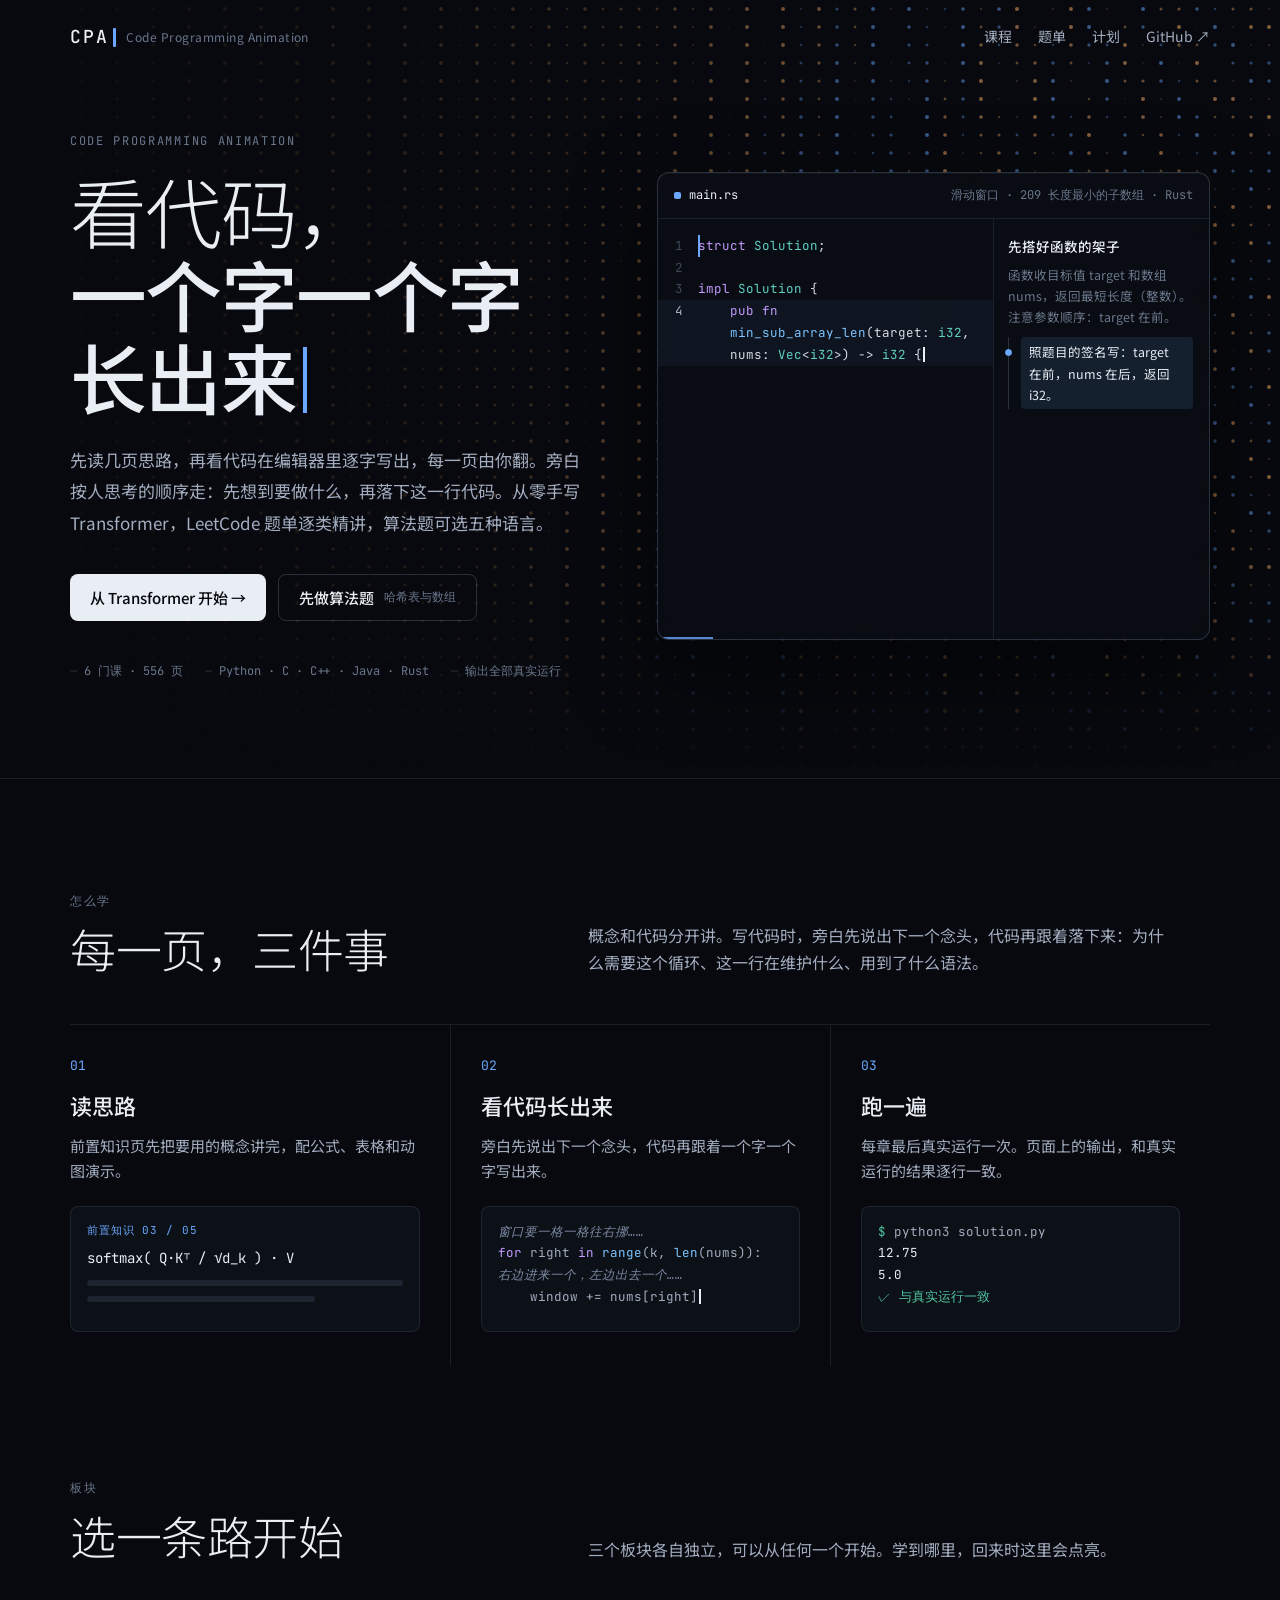
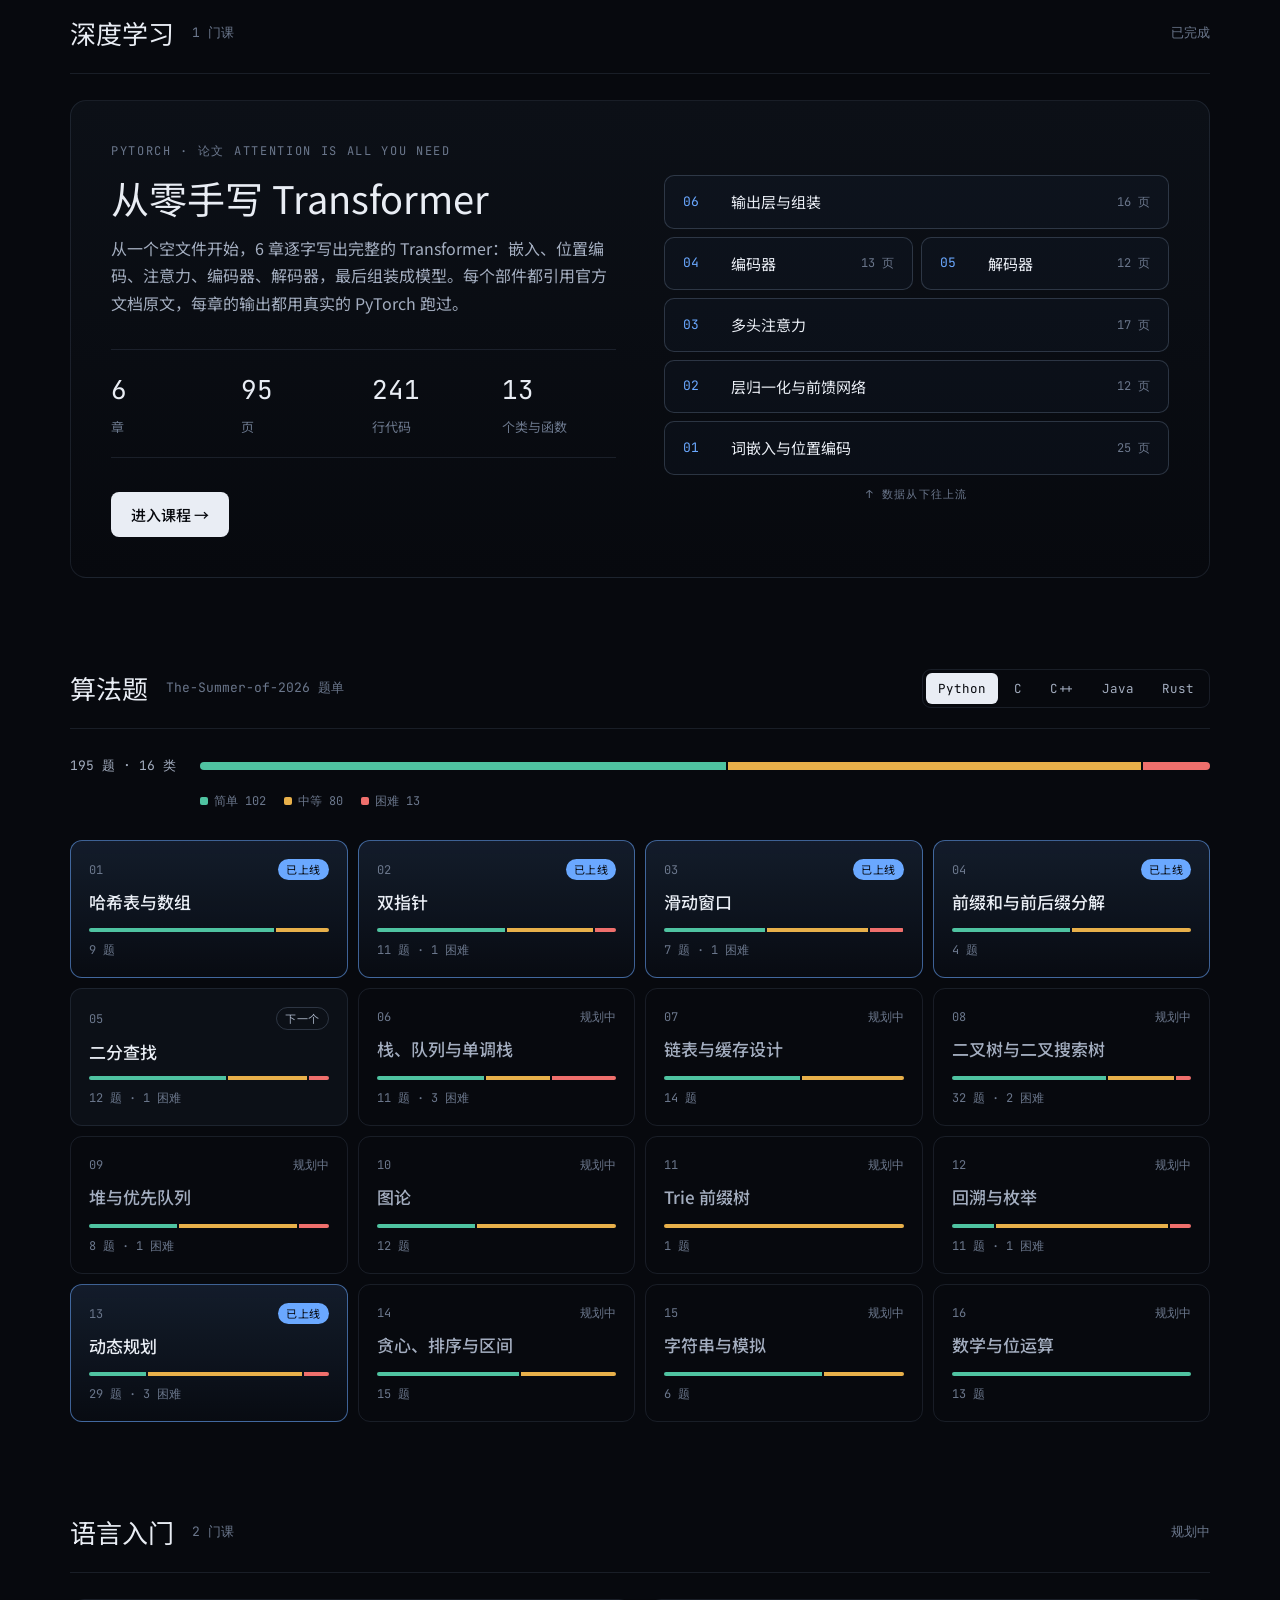
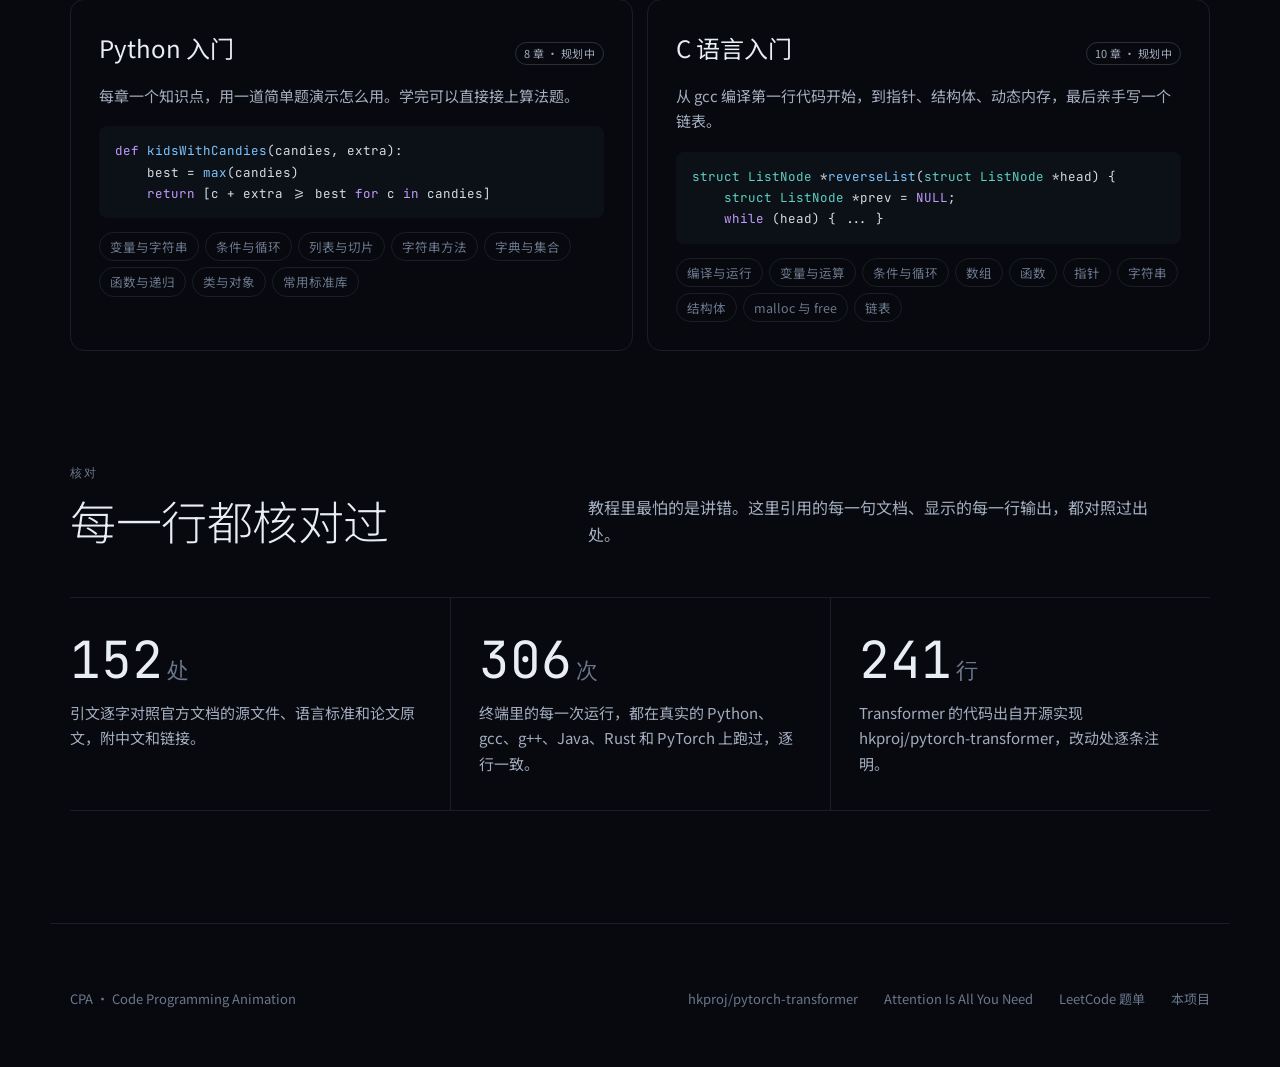
<file: index.html>
<!doctype html>
<html lang="zh-CN">
<head>
<meta charset="utf-8">
<meta name="viewport" content="width=device-width, initial-scale=1, viewport-fit=cover">
<title>CPA · Code Programming Animation</title>
<link rel="preconnect" href="https://fonts.googleapis.com">
<link rel="preconnect" href="https://fonts.gstatic.com" crossorigin>
<link rel="stylesheet" href="https://fonts.googleapis.com/css2?family=JetBrains+Mono:wght@400;500&family=Noto+Sans+SC:wght@300;400;500;700&display=swap">
<link rel="stylesheet" href="css/style.css">
<link rel="stylesheet" href="css/viz.css">
<link rel="stylesheet" href="css/site.css">
</head>
<body>
<script src="js/themes.js"></script>

<!-- 展厅：首页和课程页，由 js/site.js 生成 -->
<div class="site" id="site" hidden></div>

<!-- 工作间：编辑器 -->
<div class="app" id="app" hidden>
  <header class="titlebar">
    <button class="tb-btn tb-menu" id="btn-outline" type="button" aria-label="目录" aria-expanded="false" aria-controls="sidebar">
      <svg viewBox="0 0 16 16" width="16" height="16" fill="none" stroke="currentColor" stroke-width="1.3" stroke-linecap="round" aria-hidden="true"><path d="M2.5 4h11M2.5 8h11M2.5 12h11"/></svg>
    </button>
    <a class="tb-home" id="btn-course" href="#" aria-label="返回课程页"><span class="tb-logo">CPA</span><span class="tb-back">← 课程</span></a>
    <div class="title">
      <span class="title-name" id="course-name"></span>
      <span class="title-sub" id="chapter-name"></span>
    </div>
    <div class="tb-actions">
      <button class="tb-btn" id="btn-mode" type="button" aria-label="切换深色和浅色">
        <svg class="icon-moon" viewBox="0 0 16 16" width="16" height="16" fill="none" stroke="currentColor" stroke-width="1.3" stroke-linejoin="round" aria-hidden="true"><path d="M13.2 9.6A5.6 5.6 0 0 1 6.4 2.8a5.6 5.6 0 1 0 6.8 6.8z"/></svg>
        <svg class="icon-sun" viewBox="0 0 16 16" width="16" height="16" fill="none" stroke="currentColor" stroke-width="1.3" stroke-linecap="round" aria-hidden="true"><circle cx="8" cy="8" r="2.9"/><path d="M8 1.6v1.6M8 12.8v1.6M1.6 8h1.6M12.8 8h1.6M3.5 3.5l1.1 1.1M11.4 11.4l1.1 1.1M3.5 12.5l1.1-1.1M11.4 4.6l1.1-1.1"/></svg>
      </button>
      <button class="tb-btn tb-theme" id="btn-theme-top" type="button" aria-label="选择颜色主题">
        <svg viewBox="0 0 16 16" width="16" height="16" fill="none" stroke="currentColor" stroke-width="1.3" stroke-linejoin="round" aria-hidden="true"><path d="M8 1.8a6.2 6.2 0 1 0 0 12.4c1 0 1.4-.6 1.4-1.2 0-.9-.8-1.1-.8-2 0-.7.6-1.2 1.4-1.2h1.5a2.7 2.7 0 0 0 2.7-2.7C14.2 4.1 11.4 1.8 8 1.8z"/><circle cx="5" cy="7.4" r=".8" fill="currentColor" stroke="none"/><circle cx="7.2" cy="4.7" r=".8" fill="currentColor" stroke="none"/><circle cx="10.4" cy="5.2" r=".8" fill="currentColor" stroke="none"/></svg>
      </button>
    </div>
    <div class="progress" aria-hidden="true"><div class="progress-bar" id="progress"></div></div>
  </header>

  <div class="activity">
    <a class="activity-btn" id="btn-home" href="#home" aria-label="回到首页">
      <svg viewBox="0 0 24 24" width="22" height="22" fill="none" stroke="currentColor" stroke-width="1.4" stroke-linejoin="round" aria-hidden="true"><path d="M4 10.5 12 4l8 6.5V20h-5v-6H9v6H4z"/></svg>
    </a>
    <button class="activity-btn" id="btn-explorer" type="button" aria-label="显示或隐藏目录" aria-pressed="true">
      <svg viewBox="0 0 24 24" width="24" height="24" fill="none" stroke="currentColor" stroke-width="1.4" stroke-linejoin="round" aria-hidden="true"><path d="M14.5 3H7v15h12V7.5L14.5 3z"/><path d="M14.5 3v4.5H19"/><path d="M7 7H4v14h11v-3"/></svg>
    </button>
    <button class="activity-btn" id="btn-notes" type="button" aria-label="打开前置知识" aria-pressed="false">
      <svg viewBox="0 0 24 24" width="24" height="24" fill="none" stroke="currentColor" stroke-width="1.4" stroke-linejoin="round" aria-hidden="true"><path d="M12 6.5C10.4 5 8 4.5 4.5 4.5v13c3.5 0 5.9.5 7.5 2 1.6-1.5 4-2 7.5-2v-13C16 4.5 13.6 5 12 6.5z"/><path d="M12 6.5v13"/></svg>
    </button>
    <span class="activity-gap"></span>
    <button class="activity-btn" id="btn-theme" type="button" aria-label="选择颜色主题">
      <svg viewBox="0 0 24 24" width="24" height="24" fill="none" stroke="currentColor" stroke-width="1.4" stroke-linejoin="round" aria-hidden="true"><path d="M12 3a9 9 0 1 0 0 18c1.5 0 2-.9 2-1.7 0-1.3-1.1-1.6-1.1-2.9 0-1 .9-1.8 2-1.8H17a4 4 0 0 0 4-4C21 6.4 17 3 12 3z"/><circle cx="7.6" cy="11" r="1.1" fill="currentColor" stroke="none"/><circle cx="10.8" cy="7.1" r="1.1" fill="currentColor" stroke="none"/><circle cx="15.4" cy="7.8" r="1.1" fill="currentColor" stroke="none"/></svg>
    </button>
  </div>

  <nav class="sidebar" id="sidebar" aria-label="目录">
    <div class="side-label" id="side-label">目录</div>
    <ol class="outline" id="outline"></ol>
  </nav>
  <button class="scrim" id="scrim" type="button" aria-label="关闭目录" tabindex="-1"></button>

  <main class="editor">
    <div class="tabs" id="tabs" role="tablist" aria-label="文件"></div>
    <div class="crumbs" id="crumbs" aria-label="当前位置"></div>
    <div class="code-wrap" id="code-wrap">
      <div class="code is-idle" id="code" aria-label="代码"></div>
      <div class="minimap" id="minimap" aria-hidden="true"><canvas id="minimap-canvas"></canvas><div class="minimap-view" id="minimap-view"></div></div>
    </div>
    <article class="doc" id="doc" hidden></article>
    <section class="terminal" id="terminal" aria-label="终端" hidden>
      <div class="term-head"><span>问题</span><span>输出</span><span class="is-on">终端</span></div>
      <div class="term-body" id="term-body"></div>
    </section>

  </main>

  <aside class="narr" aria-label="旁白">
    <div class="narr-head"><span>旁白</span><span id="narr-count"></span></div>
    <div class="narr-scroll" id="narr-scroll">
      <div class="narr-eyebrow" id="narr-section"></div>
      <h1 class="narr-title" id="narr-title"></h1>
      <div class="narr-body" id="narr-body"></div>
      <ol class="thoughts" id="thoughts" aria-label="思路" hidden></ol>
      <section class="refs" id="refs" hidden></section>
    </div>
    <div class="narr-foot">
      <ol class="phases" id="phases" aria-label="这一页的进度">
        <li data-phase="reading">读旁白</li>
        <li data-phase="typing">看代码</li>
        <li data-phase="done">写完</li>
      </ol>
      <div class="narr-nav">
        <button class="btn btn-quiet" id="btn-back" type="button">上一步</button>
        <button class="btn btn-quiet" id="btn-pause" type="button" aria-pressed="false" disabled>暂停</button>
        <button class="btn btn-go" id="btn-go" type="button"><span class="btn-fill" id="btn-fill"></span><span class="btn-label" id="btn-go-label">下一步</span></button>
      </div>
      <div class="keys" aria-hidden="true"><span><kbd>→</kbd>继续</span><span><kbd>←</kbd>上一步</span><span><kbd>P</kbd>暂停</span><span><kbd>T</kbd>主题</span></div>
    </div>
  </aside>

  <footer class="statusbar">
    <span id="status-file"></span>
    <span id="status-pos"></span>
    <span class="status-desktop" id="status-lang"></span>
    <span class="status-spacer"></span>
    <button class="status-btn" id="btn-lang" type="button" aria-label="选择编程语言" hidden></button>
    <button class="status-btn" id="btn-speed" type="button"></button>
    <button class="status-btn" id="btn-auto" type="button" aria-pressed="false"></button>
    <button class="status-btn" id="btn-theme-name" type="button" aria-label="选择颜色主题"></button>
  </footer>

  <div class="quick" id="quick" role="dialog" aria-label="快速选择" hidden>
    <div class="quick-head">
      <span class="quick-title" id="quick-title">颜色主题</span>
      <div class="seg" id="quick-mode" role="group" aria-label="亮暗">
        <button type="button" data-mode="dark">深色</button>
        <button type="button" data-mode="light">浅色</button>
        <button type="button" data-mode="auto">跟随系统</button>
      </div>
    </div>
    <ul class="quick-list" id="quick-list" role="listbox" aria-label="选项"></ul>
    <div class="quick-foot" id="quick-foot"></div>
  </div>
</div>

<script src="js/catalog.js"></script>
<script src="js/store.js"></script>
<script src="js/highlight.js"></script>
<script src="js/engine.js"></script>
<script src="js/viz.js"></script>
<script src="lessons/kit.js"></script>
<script src="lessons/transformer/00-course.js"></script>
<script src="lessons/transformer/01-embeddings.js"></script>
<script src="lessons/transformer/02-norm-ffn.js"></script>
<script src="lessons/transformer/03-attention.js"></script>
<script src="lessons/transformer/04-encoder.js"></script>
<script src="lessons/transformer/05-decoder.js"></script>
<script src="lessons/transformer/06-assemble.js"></script>
<script src="lessons/hash-table/00-course.js"></script>
<script src="lessons/hash-table/01-concept.js"></script>
<script src="lessons/hash-table/02-p1431.js"></script>
<script src="lessons/hash-table/03-p383.js"></script>
<script src="lessons/hash-table/04-p1.js"></script>
<script src="lessons/hash-table/05-p169.js"></script>
<script src="lessons/hash-table/06-p448.js"></script>
<script src="lessons/hash-table/07-p1331.js"></script>
<script src="lessons/hash-table/08-p49.js"></script>
<script src="lessons/hash-table/09-p128.js"></script>
<script src="lessons/hash-table/10-p705.js"></script>
<script src="lessons/two-pointers/00-course.js"></script>
<script src="lessons/two-pointers/01-concept.js"></script>
<script src="lessons/two-pointers/02-p125.js"></script>
<script src="lessons/two-pointers/03-p345.js"></script>
<script src="lessons/two-pointers/04-lcr006.js"></script>
<script src="lessons/two-pointers/05-p11.js"></script>
<script src="lessons/two-pointers/06-p15.js"></script>
<script src="lessons/two-pointers/07-p42.js"></script>
<script src="lessons/two-pointers/08-p283.js"></script>
<script src="lessons/two-pointers/09-p392.js"></script>
<script src="lessons/two-pointers/10-p844.js"></script>
<script src="lessons/two-pointers/11-p75.js"></script>
<script src="lessons/two-pointers/12-p287.js"></script>
<script src="lessons/prefix-sum/00-course.js"></script>
<script src="lessons/prefix-sum/01-concept.js"></script>
<script src="lessons/prefix-sum/02-p1732.js"></script>
<script src="lessons/prefix-sum/03-p303.js"></script>
<script src="lessons/prefix-sum/04-p560.js"></script>
<script src="lessons/prefix-sum/05-p238.js"></script>
<script src="lessons/sliding-window/00-course.js"></script>
<script src="lessons/sliding-window/01-concept.js"></script>
<script src="lessons/sliding-window/02-p643.js"></script>
<script src="lessons/sliding-window/03-p1876.js"></script>
<script src="lessons/sliding-window/04-p219.js"></script>
<script src="lessons/sliding-window/05-p209.js"></script>
<script src="lessons/sliding-window/06-p3.js"></script>
<script src="lessons/sliding-window/07-p438.js"></script>
<script src="lessons/sliding-window/08-p76.js"></script>
<script src="lessons/dynamic-programming/00-course.js"></script>
<script src="lessons/dynamic-programming/00-traces.js"></script>
<script src="lessons/dynamic-programming/01-concept.js"></script>
<script src="lessons/dynamic-programming/02-p70.js"></script>
<script src="lessons/dynamic-programming/03-p746.js"></script>
<script src="lessons/dynamic-programming/04-p1137.js"></script>
<script src="lessons/dynamic-programming/05-p198.js"></script>
<script src="lessons/dynamic-programming/06-p53.js"></script>
<script src="lessons/dynamic-programming/07-p674.js"></script>
<script src="lessons/dynamic-programming/08-p152.js"></script>
<script src="lessons/dynamic-programming/09-p121.js"></script>
<script src="lessons/dynamic-programming/10-p122.js"></script>
<script src="lessons/dynamic-programming/11-p714.js"></script>
<script src="lessons/dynamic-programming/12-p309.js"></script>
<script src="lessons/dynamic-programming/13-p118.js"></script>
<script src="lessons/dynamic-programming/14-p119.js"></script>
<script src="lessons/dynamic-programming/15-p62.js"></script>
<script src="lessons/dynamic-programming/16-p64.js"></script>
<script src="lessons/dynamic-programming/17-p221.js"></script>
<script src="lessons/dynamic-programming/18-p322.js"></script>
<script src="lessons/dynamic-programming/19-p279.js"></script>
<script src="lessons/dynamic-programming/20-p416.js"></script>
<script src="lessons/dynamic-programming/21-p300.js"></script>
<script src="lessons/dynamic-programming/22-p1143.js"></script>
<script src="lessons/dynamic-programming/23-p72.js"></script>
<script src="lessons/dynamic-programming/24-p647.js"></script>
<script src="lessons/dynamic-programming/25-p5.js"></script>
<script src="lessons/dynamic-programming/26-p139.js"></script>
<script src="lessons/dynamic-programming/27-p32.js"></script>
<script src="lessons/dynamic-programming/28-p10.js"></script>
<script src="lessons/dynamic-programming/29-p96.js"></script>
<script src="lessons/dynamic-programming/30-p312.js"></script>
<script src="js/player.js"></script>
<script src="js/site.js"></script>
<script src="js/main.js"></script>
</body>
</html>
</file>
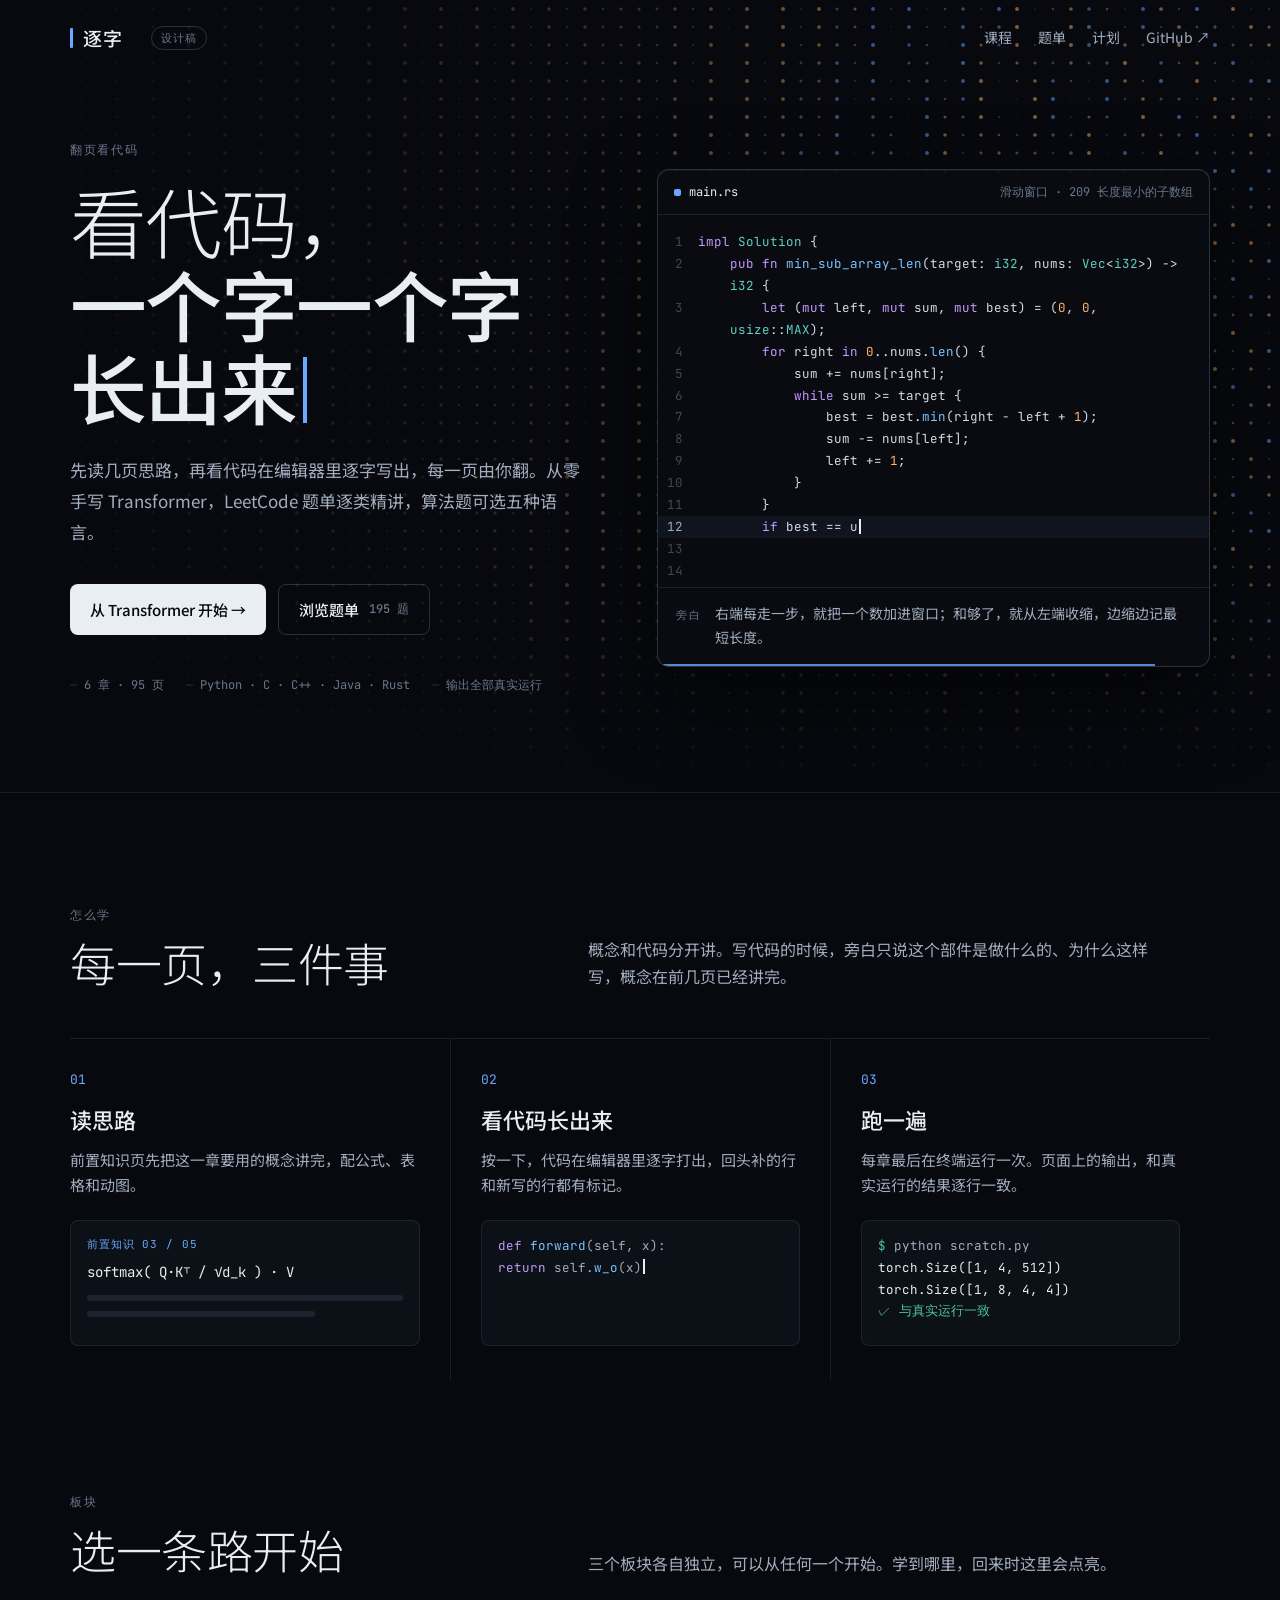
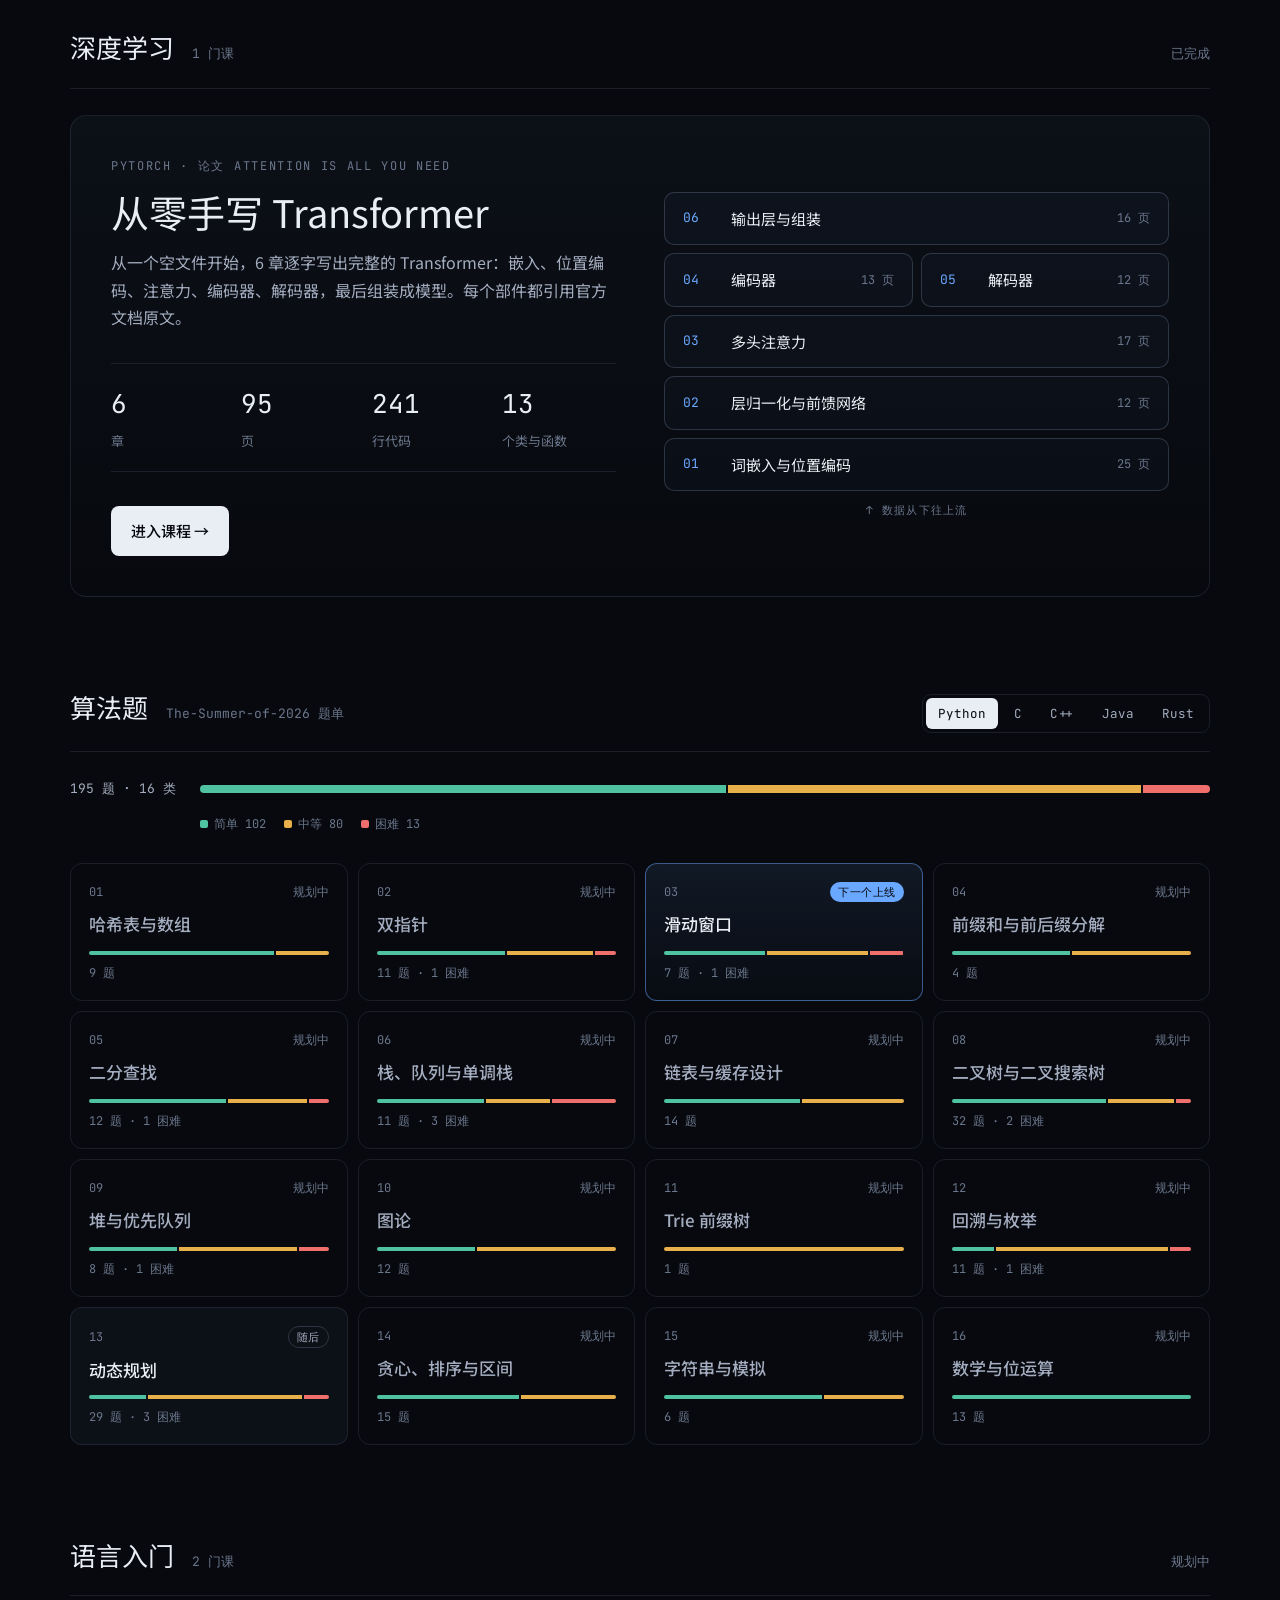
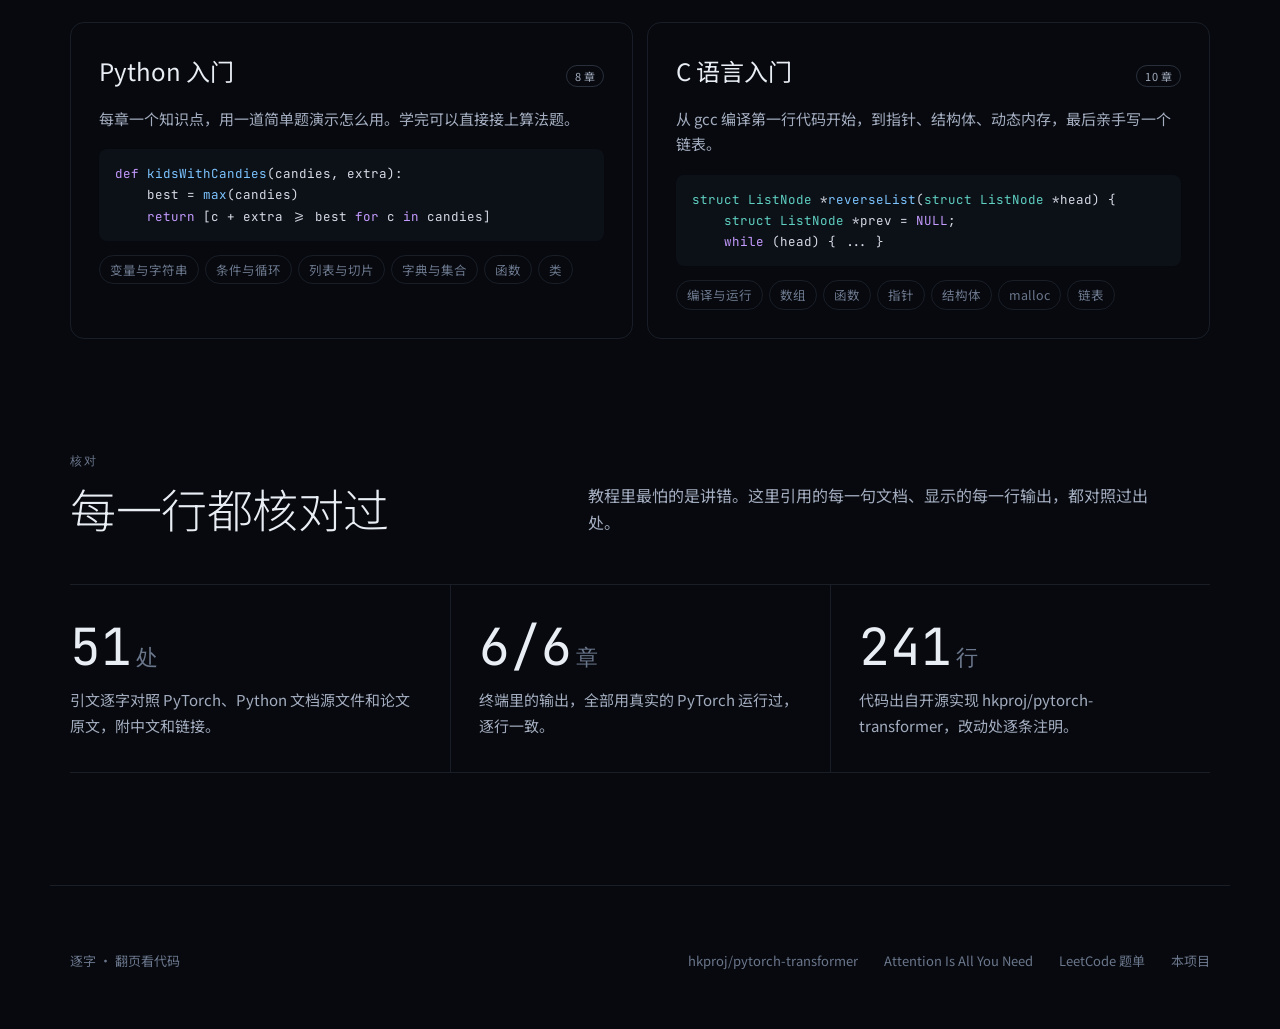
<file: design/home-concept.html>
<!doctype html>
<html lang="zh-CN">
<head>
<meta charset="utf-8">
<meta name="viewport" content="width=device-width, initial-scale=1, viewport-fit=cover">
<title>逐字 · 首页设计稿</title>
<meta name="claude:viewport-fit-sides" content="cover">
<link rel="preconnect" href="https://fonts.googleapis.com">
<link rel="preconnect" href="https://fonts.gstatic.com" crossorigin>
<link rel="stylesheet" href="https://fonts.googleapis.com/css2?family=JetBrains+Mono:wght@400;500&family=Noto+Sans+SC:wght@300;400;500;700&display=swap">
<style>
/*
 * 展厅（首页）的设计系统。只有一套深色，刻意不跟随系统：展厅是一个固定的视觉世界，
 * 进入编辑器后才由读者选择主题。
 * 布局：首屏左文右样片，背景是按位置编码公式实时计算的点阵；下面三段依次是「怎么学」「板块」「核对」。
 */
:root {
  color-scheme: dark;
  --ink: #07090e;          /* 页面底色，带一点蓝 */
  --ink-2: #0c1017;        /* 抬起的面 */
  --ink-3: #121822;        /* 悬停 */
  --line: rgba(150, 170, 205, 0.13);
  --line-2: rgba(150, 170, 205, 0.24);
  --text: #e9edf4;
  --text-2: #a3adbf;
  --text-3: #6b778c;
  --cool: #6aa8ff;         /* 主强调色：位置编码的负值 */
  --warm: #ffb36b;         /* 只用在背景波纹：位置编码的正值 */
  --easy: #4fc3a1;
  --medium: #e8b04a;
  --hard: #ef6f6c;
  --code-kw: #c49bff;
  --code-fn: #7cc4ff;
  --code-str: #9fd68a;
  --code-num: #ffb36b;
  --code-com: #5f6b80;
  --code-type: #5fd0c2;
  --font-sans: 'Noto Sans SC', 'PingFang SC', 'Hiragino Sans GB', 'Microsoft YaHei', system-ui, sans-serif;
  --font-mono: 'JetBrains Mono', ui-monospace, 'SF Mono', Menlo, Consolas, monospace;
  --gutter-l: max(20px, env(safe-area-inset-left, 0px));
  --gutter-r: max(20px, env(safe-area-inset-right, 0px));
  --wrap: 1180px;
}

*,
*::before,
*::after {
  box-sizing: border-box;
}

body {
  margin: 0;
  background: var(--ink);
  color: var(--text);
  font-family: var(--font-sans);
  font-size: 16px;
  line-height: 1.7;
  -webkit-font-smoothing: antialiased;
  overflow-x: hidden;
}

a {
  color: inherit;
  text-decoration: none;
}

a:focus-visible,
button:focus-visible {
  outline: 2px solid var(--cool);
  outline-offset: 3px;
  border-radius: 4px;
}

button {
  font: inherit;
  color: inherit;
  background: none;
  border: 0;
  cursor: pointer;
}

.wrap {
  max-width: var(--wrap);
  margin: 0 auto;
  padding-left: var(--gutter-l);
  padding-right: var(--gutter-r);
}

.mono {
  font-family: var(--font-mono);
  font-variant-numeric: tabular-nums;
}

.eyebrow {
  font-family: var(--font-mono);
  font-size: 12px;
  letter-spacing: 0.14em;
  color: var(--text-3);
  text-transform: uppercase;
}

/* ------------------------------------------------------------------ 首屏 */

.hero {
  position: relative;
  isolation: isolate;
  border-bottom: 1px solid var(--line);
}

/* 背景波纹：越往左越淡，让文字区安静 */
.hero canvas {
  position: absolute;
  inset: 0;
  width: 100%;
  height: 100%;
  z-index: -1;
  -webkit-mask-image: linear-gradient(to right, transparent 0%, rgba(0, 0, 0, 0.25) 30%, #000 70%), linear-gradient(to bottom, #000 70%, transparent);
  -webkit-mask-composite: source-in;
  mask-image: linear-gradient(to right, transparent 0%, rgba(0, 0, 0, 0.25) 30%, #000 70%), linear-gradient(to bottom, #000 70%, transparent);
  mask-composite: intersect;
}

.nav {
  display: flex;
  align-items: center;
  gap: 28px;
  padding-block: 22px;
}

.logo {
  display: flex;
  align-items: center;
  gap: 10px;
  font-size: 19px;
  font-weight: 500;
  letter-spacing: 0.06em;
}

/* 标志：一个闪烁的光标 */
.logo i {
  width: 3px;
  height: 20px;
  border-radius: 1px;
  background: var(--cool);
  animation: blink 1.1s steps(1) infinite;
}

.nav-links {
  display: flex;
  gap: 26px;
  margin-left: auto;
  color: var(--text-2);
  font-size: 14px;
}

.nav-links a:hover {
  color: var(--text);
}

.badge {
  padding: 2px 9px;
  border: 1px solid var(--line-2);
  border-radius: 999px;
  color: var(--text-3);
  font-family: var(--font-mono);
  font-size: 11px;
  letter-spacing: 0.08em;
}

.hero-grid {
  display: grid;
  grid-template-columns: minmax(0, 1fr) minmax(0, 1.04fr);
  align-items: center;
  gap: 56px;
  padding-block: 64px 96px;
}

.hero h1 {
  margin: 18px 0 0;
  font-size: clamp(42px, 6vw, 84px);
  font-weight: 300;
  line-height: 1.08;
  letter-spacing: -0.02em;
  text-wrap: balance;
}

.hero h1 span,
.hero h1 b {
  display: block;
  white-space: nowrap;
}

.hero h1 b {
  font-weight: 500;
}

/* 标题末尾的光标 */
.hero h1 b.end::after {
  content: '';
  display: inline-block;
  width: 0.06em;
  height: 0.86em;
  margin-left: 0.08em;
  vertical-align: -0.06em;
  background: var(--cool);
  animation: blink 1.1s steps(1) infinite;
}

@keyframes blink {
  50% {
    opacity: 0;
  }
}

.lede {
  max-width: 30em;
  margin: 26px 0 0;
  color: var(--text-2);
  font-size: 17px;
  line-height: 1.85;
}

.cta {
  display: flex;
  flex-wrap: wrap;
  gap: 12px;
  margin-top: 36px;
}

.btn {
  display: inline-flex;
  align-items: center;
  gap: 10px;
  padding: 12px 20px;
  border-radius: 8px;
  font-size: 15px;
  font-weight: 500;
  transition: background-color 0.2s ease, border-color 0.2s ease, transform 0.2s ease;
}

.btn-primary {
  background: var(--text);
  color: var(--ink);
}

.btn-primary:hover {
  background: #fff;
  transform: translateY(-1px);
}

.btn-ghost {
  border: 1px solid var(--line-2);
  color: var(--text);
}

.btn-ghost:hover {
  border-color: var(--text-3);
  background: rgba(255, 255, 255, 0.03);
}

.btn small {
  color: var(--text-3);
  font-family: var(--font-mono);
  font-size: 12px;
}

.hero-meta {
  display: flex;
  flex-wrap: wrap;
  gap: 8px 22px;
  margin-top: 40px;
  color: var(--text-3);
  font-family: var(--font-mono);
  font-size: 12px;
}

.hero-meta span::before {
  content: '— ';
  color: var(--line-2);
}

/* 代码样片：首屏唯一的主动效 */
.specimen {
  position: relative;
  margin: 0;
  border: 1px solid var(--line-2);
  border-radius: 12px;
  background: rgba(10, 13, 19, 0.84);
  backdrop-filter: blur(10px);
  -webkit-backdrop-filter: blur(10px);
  box-shadow: 0 30px 80px rgba(0, 0, 0, 0.55), inset 0 1px 0 rgba(255, 255, 255, 0.04);
  overflow: hidden;
}

.spec-bar {
  display: flex;
  align-items: center;
  gap: 10px;
  padding: 12px 16px;
  border-bottom: 1px solid var(--line);
  font-family: var(--font-mono);
  font-size: 12px;
  color: var(--text-2);
}

.spec-file {
  display: flex;
  align-items: center;
  gap: 8px;
  color: var(--text);
}

.spec-file::before {
  content: '';
  width: 7px;
  height: 7px;
  border-radius: 2px;
  background: var(--cool);
}

.spec-course {
  margin-left: auto;
  color: var(--text-3);
  white-space: nowrap;
  overflow: hidden;
  text-overflow: ellipsis;
}

.spec-code {
  height: 372px;
  margin: 0;
  padding: 16px 0;
  overflow: hidden;
  font-family: var(--font-mono);
  font-size: 12.5px;
  line-height: 1.75;
  font-variant-ligatures: none;
  color: #d6dbe6;
}

.spec-line {
  display: grid;
  grid-template-columns: 3.2em minmax(0, 1fr);
}

.spec-line > span:last-child {
  padding-right: 16px;
  padding-left: 4ch;
  text-indent: -4ch;
  white-space: pre-wrap;
  overflow-wrap: anywhere;
}

.spec-line span.ln {
  padding-right: 1.2em;
  text-align: right;
  color: #3f4859;
  user-select: none;
}

.spec-line.is-cur {
  background: rgba(106, 168, 255, 0.06);
}

.spec-line.is-cur span.ln {
  color: var(--text-2);
}

.k { color: var(--code-kw); }
.f { color: var(--code-fn); }
.s { color: var(--code-str); }
.n { color: var(--code-num); }
.c { color: var(--code-com); }
.t { color: var(--code-type); }

.caret {
  display: inline-block;
  width: 2px;
  height: 1.2em;
  margin-left: 1px;
  vertical-align: -0.22em;
  background: var(--text);
}

.spec-say {
  display: grid;
  grid-template-columns: auto minmax(0, 1fr);
  gap: 14px;
  align-items: baseline;
  padding: 14px 18px 16px;
  border-top: 1px solid var(--line);
  font-size: 14px;
  color: var(--text-2);
}

.spec-say .eyebrow {
  font-size: 11px;
}

.spec-say p {
  margin: 0;
  min-height: 2.9em;
  transition: opacity 0.3s ease;
}

.spec-progress {
  position: absolute;
  left: 0;
  bottom: 0;
  height: 2px;
  width: 0;
  background: var(--cool);
  opacity: 0.8;
}

/* ---------------------------------------------------------------- 通用段落 */

.section {
  padding-block: 112px 0;
}

.section-head {
  display: grid;
  grid-template-columns: minmax(0, 1fr) minmax(0, 1.3fr);
  gap: 40px;
  align-items: end;
  margin-bottom: 48px;
}

.section-head h2 {
  margin: 10px 0 0;
  font-size: clamp(30px, 3.6vw, 46px);
  font-weight: 300;
  line-height: 1.2;
  letter-spacing: -0.01em;
}

.section-head p {
  margin: 0;
  color: var(--text-2);
  max-width: 36em;
}

/* ------------------------------------------------------------------ 三步 */

.steps {
  display: grid;
  grid-template-columns: repeat(3, minmax(0, 1fr));
  border-top: 1px solid var(--line);
}

.step {
  padding: 30px 30px 34px 0;
}

.step + .step {
  padding-left: 30px;
  border-left: 1px solid var(--line);
}

.step-no {
  font-family: var(--font-mono);
  font-size: 13px;
  color: var(--cool);
}

.step h3 {
  margin: 10px 0 8px;
  font-size: 22px;
  font-weight: 500;
}

.step p {
  margin: 0 0 22px;
  color: var(--text-2);
  font-size: 15px;
}

.mini {
  height: 126px;
  padding: 14px 16px;
  border: 1px solid var(--line);
  border-radius: 8px;
  background: var(--ink-2);
  font-family: var(--font-mono);
  font-size: 12.5px;
  line-height: 1.75;
  color: var(--text-2);
  overflow: hidden;
}

.mini .kick {
  color: var(--cool);
  font-size: 11px;
  letter-spacing: 0.08em;
}

.mini .formula {
  margin-top: 6px;
  color: var(--text);
  font-size: 14px;
}

.mini .bar {
  height: 6px;
  margin-top: 10px;
  border-radius: 3px;
  background: var(--line);
}

.mini .bar + .bar {
  width: 72%;
}

/* 一行代码自己打出来又重来 */
.typing {
  display: inline-block;
  overflow: hidden;
  white-space: nowrap;
  vertical-align: bottom;
  animation: type 5s steps(22) infinite;
}

@keyframes type {
  0% { width: 0; }
  55%, 100% { width: 22ch; }
}

.mini .ok {
  color: var(--easy);
}

/* ------------------------------------------------------------------ 板块 */

.board {
  margin-top: 28px;
}

.board + .board {
  margin-top: 88px;
}

.board-head {
  display: flex;
  flex-wrap: wrap;
  align-items: baseline;
  gap: 8px 18px;
  padding-bottom: 18px;
  margin-bottom: 26px;
  border-bottom: 1px solid var(--line);
}

.board-head h3 {
  margin: 0;
  font-size: 26px;
  font-weight: 400;
}

.board-head .mono {
  color: var(--text-3);
  font-size: 13px;
}

.board-head .spacer {
  flex: 1;
}

/* Transformer 大卡片：左说明，右边 6 章从下往上叠成模型 */
.feature {
  display: grid;
  grid-template-columns: minmax(0, 1fr) minmax(0, 1fr);
  gap: 48px;
  padding: 40px;
  border: 1px solid var(--line);
  border-radius: 16px;
  background: linear-gradient(180deg, var(--ink-2), var(--ink));
}

.feature h4 {
  margin: 12px 0 14px;
  font-size: clamp(28px, 3vw, 38px);
  font-weight: 400;
  line-height: 1.25;
}

.feature p {
  margin: 0;
  color: var(--text-2);
}

.stats {
  display: grid;
  grid-template-columns: repeat(4, minmax(0, 1fr));
  gap: 16px;
  margin: 32px 0 34px;
  padding-block: 18px;
  border-block: 1px solid var(--line);
}

.stat b {
  display: block;
  font-family: var(--font-mono);
  font-size: 26px;
  font-weight: 400;
  color: var(--text);
  font-variant-numeric: tabular-nums;
}

.stat span {
  color: var(--text-3);
  font-size: 13px;
}

.stack {
  display: flex;
  flex-direction: column-reverse;
  gap: 8px;
  align-self: center;
}

.layer {
  position: relative;
  display: grid;
  grid-template-columns: 2.4em minmax(0, 1fr) auto;
  align-items: center;
  gap: 12px;
  padding: 13px 18px;
  border: 1px solid var(--line-2);
  border-radius: 10px;
  background: rgba(106, 168, 255, 0.03);
  font-size: 15px;
  transition: border-color 0.2s ease, background-color 0.2s ease, transform 0.25s ease;
}

.layer:hover {
  border-color: var(--cool);
  background: rgba(106, 168, 255, 0.08);
  transform: translateX(-4px);
}

.layer .mono {
  color: var(--cool);
  font-size: 13px;
}

.layer small {
  color: var(--text-3);
  font-family: var(--font-mono);
  font-size: 12px;
}

/* 编码器和解码器在模型里是并排的两列 */
.layer-pair {
  display: grid;
  grid-template-columns: minmax(0, 1fr) minmax(0, 1fr);
  gap: 8px;
}

.layer-label {
  margin-top: 2px;
  color: var(--text-3);
  font-family: var(--font-mono);
  font-size: 11px;
  letter-spacing: 0.1em;
  text-align: center;
}

/* 语言选择 */
.langs {
  display: flex;
  flex-wrap: wrap;
  gap: 4px;
  padding: 3px;
  border: 1px solid var(--line);
  border-radius: 9px;
}

.langs button {
  padding: 5px 12px;
  border-radius: 6px;
  color: var(--text-2);
  font-family: var(--font-mono);
  font-size: 12.5px;
}

.langs button:hover {
  color: var(--text);
}

.langs button[aria-pressed='true'] {
  background: var(--text);
  color: var(--ink);
}

/* 题单总览：一条按难度分段的长条 */
.totals {
  display: grid;
  grid-template-columns: auto minmax(0, 1fr);
  gap: 14px 24px;
  align-items: center;
  margin-bottom: 28px;
}

.totals-bar {
  display: flex;
  height: 8px;
  border-radius: 4px;
  overflow: hidden;
  gap: 2px;
}

.legend {
  display: flex;
  flex-wrap: wrap;
  gap: 6px 18px;
  grid-column: 2;
  color: var(--text-3);
  font-family: var(--font-mono);
  font-size: 12px;
}

.legend i {
  display: inline-block;
  width: 8px;
  height: 8px;
  margin-right: 6px;
  border-radius: 2px;
}

.e { background: var(--easy); }
.m { background: var(--medium); }
.h { background: var(--hard); }

.map {
  display: grid;
  grid-template-columns: repeat(4, minmax(0, 1fr));
  gap: 10px;
}

.tile {
  position: relative;
  display: flex;
  flex-direction: column;
  gap: 10px;
  min-height: 138px;
  padding: 18px 18px 16px;
  border: 1px solid var(--line);
  border-radius: 12px;
  background: var(--ink-2);
  transition: border-color 0.2s ease, background-color 0.2s ease, transform 0.2s ease;
}

.tile.is-planned {
  background: transparent;
}

.tile.is-planned .tile-name {
  color: var(--text-2);
}

.tile:hover {
  border-color: var(--line-2);
  background: var(--ink-3);
  transform: translateY(-2px);
}

.tile.is-next {
  border-color: rgba(106, 168, 255, 0.5);
  background: linear-gradient(180deg, rgba(106, 168, 255, 0.1), rgba(106, 168, 255, 0.02));
}

.tile-top {
  display: flex;
  align-items: baseline;
  justify-content: space-between;
  gap: 8px;
  font-family: var(--font-mono);
  font-size: 12px;
  color: var(--text-3);
}

.tile-name {
  font-size: 17px;
  font-weight: 500;
  line-height: 1.4;
}

.tile-foot {
  margin-top: auto;
}

.tile-bar {
  display: flex;
  gap: 2px;
  height: 4px;
  border-radius: 2px;
  overflow: hidden;
}

.tile-count {
  margin-top: 8px;
  color: var(--text-3);
  font-family: var(--font-mono);
  font-size: 12px;
}

.chip {
  padding: 1px 8px;
  border-radius: 999px;
  font-size: 11px;
  letter-spacing: 0.04em;
}

.chip.is-next {
  background: var(--cool);
  color: var(--ink);
}

.chip.is-soon {
  border: 1px solid var(--line-2);
  color: var(--text-2);
}

/* 语言入门两张卡片 */
.pair {
  display: grid;
  grid-template-columns: repeat(2, minmax(0, 1fr));
  gap: 14px;
}

.course {
  display: flex;
  flex-direction: column;
  gap: 14px;
  padding: 28px;
  border: 1px solid var(--line);
  border-radius: 14px;
  transition: border-color 0.2s ease;
}

.course:hover {
  border-color: var(--line-2);
}

.course-top {
  display: flex;
  justify-content: space-between;
  align-items: baseline;
  gap: 12px;
}

.course h4 {
  margin: 0;
  font-size: 24px;
  font-weight: 400;
}

.course p {
  margin: 0;
  color: var(--text-2);
  font-size: 15px;
}

.course pre {
  margin: 4px 0 0;
  padding: 14px 16px;
  border-radius: 8px;
  background: var(--ink-2);
  font-family: var(--font-mono);
  font-size: 12.5px;
  line-height: 1.7;
  color: #d6dbe6;
  overflow-x: auto;
}

.course ol {
  margin: 0;
  padding: 0;
  list-style: none;
  display: flex;
  flex-wrap: wrap;
  gap: 6px;
}

.course ol li {
  padding: 3px 10px;
  border: 1px solid var(--line);
  border-radius: 999px;
  color: var(--text-3);
  font-size: 12.5px;
}

/* ------------------------------------------------------------------ 核对 */

.proof {
  display: grid;
  grid-template-columns: repeat(3, minmax(0, 1fr));
  gap: 0;
  border-block: 1px solid var(--line);
}

.proof div {
  padding: 34px 28px 34px 0;
}

.proof div + div {
  padding-left: 28px;
  border-left: 1px solid var(--line);
}

.proof b {
  display: block;
  font-family: var(--font-mono);
  font-size: clamp(36px, 4vw, 52px);
  font-weight: 400;
  line-height: 1.1;
  font-variant-numeric: tabular-nums;
}

.proof b small {
  font-size: 0.42em;
  color: var(--text-3);
  margin-left: 4px;
}

.proof p {
  margin: 12px 0 0;
  color: var(--text-2);
  font-size: 15px;
}

/* ------------------------------------------------------------------ 页脚 */

.foot {
  display: flex;
  flex-wrap: wrap;
  gap: 18px 40px;
  justify-content: space-between;
  padding-block: 64px 56px;
  margin-top: 112px;
  border-top: 1px solid var(--line);
  color: var(--text-3);
  font-size: 13px;
}

.foot nav {
  display: flex;
  flex-wrap: wrap;
  gap: 10px 26px;
}

.foot a:hover {
  color: var(--text);
}

/* ------------------------------------------------------------------ 窄屏 */

@media (max-width: 980px) {
  .hero-grid,
  .feature,
  .section-head {
    grid-template-columns: minmax(0, 1fr);
  }

  .hero-grid {
    gap: 40px;
    padding-block: 36px 64px;
  }

  .map {
    grid-template-columns: repeat(2, minmax(0, 1fr));
  }

  .feature {
    padding: 28px;
  }
}

@media (max-width: 680px) {
  .nav-links a:not(.keep) {
    display: none;
  }

  .steps,
  .proof,
  .pair {
    grid-template-columns: minmax(0, 1fr);
  }

  .step,
  .step + .step,
  .proof div,
  .proof div + div {
    padding: 26px 0;
    border-left: 0;
  }

  .step + .step,
  .proof div + div {
    border-top: 1px solid var(--line);
  }

  .stats {
    grid-template-columns: repeat(2, minmax(0, 1fr));
  }

  .spec-code {
    height: 396px;
    font-size: 11px;
  }

  .hero canvas {
    opacity: 0.55;
  }

  .section {
    padding-top: 80px;
  }

  .feature {
    padding: 22px;
  }

  .tile {
    min-height: 124px;
    padding: 14px;
  }

  .tile-name {
    font-size: 15px;
  }

  .totals {
    grid-template-columns: minmax(0, 1fr);
  }

  .legend {
    grid-column: 1;
  }
}

@media (prefers-reduced-motion: reduce) {
  .logo i,
  .hero h1 b.end::after,
  .typing {
    animation: none;
  }

  .typing {
    width: 22ch;
  }
}
</style>
</head>
<body>

<header class="hero">
  <canvas id="field" aria-hidden="true"></canvas>
  <div class="wrap">
    <nav class="nav" aria-label="主导航">
      <a class="logo" href="#top"><i></i>逐字</a>
      <span class="badge">设计稿</span>
      <div class="nav-links">
        <a href="#boards">课程</a>
        <a href="#algo">题单</a>
        <a href="https://github.com/YiFengZ17/LLM-from-scratch-animation/blob/claude/funny-dijkstra-g78rhj/PLAN.md" target="_blank" rel="noopener">计划</a>
        <a class="keep" href="https://github.com/YiFengZ17/LLM-from-scratch-animation" target="_blank" rel="noopener">GitHub ↗</a>
      </div>
    </nav>

    <div class="hero-grid" id="top">
      <div>
        <div class="eyebrow">翻页看代码</div>
        <h1><span>看代码，</span><b>一个字一个字</b><b class="end">长出来</b></h1>
        <p class="lede">先读几页思路，再看代码在编辑器里逐字写出，每一页由你翻。从零手写 Transformer，LeetCode 题单逐类精讲，算法题可选五种语言。</p>
        <div class="cta">
          <a class="btn btn-primary" href="https://yifengz17.github.io/LLM-from-scratch-animation/#ch1" target="_blank" rel="noopener">从 Transformer 开始 →</a>
          <a class="btn btn-ghost" href="#algo">浏览题单 <small>195 题</small></a>
        </div>
        <div class="hero-meta">
          <span>6 章 · 95 页</span>
          <span>Python · C · C++ · Java · Rust</span>
          <span>输出全部真实运行</span>
        </div>
      </div>

      <figure class="specimen" aria-label="代码样片：自动逐字播放">
        <figcaption class="spec-bar">
          <span class="spec-file" id="spec-file">model.py</span>
          <span class="spec-course" id="spec-course"></span>
        </figcaption>
        <pre class="spec-code" id="spec-code"></pre>
        <div class="spec-say">
          <span class="eyebrow">旁白</span>
          <p id="spec-say"></p>
        </div>
        <div class="spec-progress" id="spec-progress"></div>
      </figure>
    </div>
  </div>
</header>

<main>
  <section class="section wrap" aria-labelledby="how-title">
    <div class="section-head">
      <div>
        <div class="eyebrow">怎么学</div>
        <h2 id="how-title">每一页，三件事</h2>
      </div>
      <p>概念和代码分开讲。写代码的时候，旁白只说这个部件是做什么的、为什么这样写，概念在前几页已经讲完。</p>
    </div>
    <div class="steps">
      <div class="step">
        <div class="step-no">01</div>
        <h3>读思路</h3>
        <p>前置知识页先把这一章要用的概念讲完，配公式、表格和动图。</p>
        <div class="mini">
          <div class="kick">前置知识 03 / 05</div>
          <div class="formula">softmax( Q·Kᵀ / √d_k ) · V</div>
          <div class="bar"></div>
          <div class="bar"></div>
        </div>
      </div>
      <div class="step">
        <div class="step-no">02</div>
        <h3>看代码长出来</h3>
        <p>按一下，代码在编辑器里逐字打出，回头补的行和新写的行都有标记。</p>
        <div class="mini">
          <div><span class="k">def</span> <span class="f">forward</span>(self, x):</div>
          <div>    <span class="typing"><span class="k">return</span> self.<span class="f">w_o</span>(x)</span><span class="caret"></span></div>
        </div>
      </div>
      <div class="step">
        <div class="step-no">03</div>
        <h3>跑一遍</h3>
        <p>每章最后在终端运行一次。页面上的输出，和真实运行的结果逐行一致。</p>
        <div class="mini">
          <div><span class="ok">$</span> python scratch.py</div>
          <div style="color: var(--text)">torch.Size([1, 4, 512])</div>
          <div style="color: var(--text)">torch.Size([1, 8, 4, 4])</div>
          <div class="ok">✓ 与真实运行一致</div>
        </div>
      </div>
    </div>
  </section>

  <section class="section wrap" id="boards" aria-labelledby="boards-title">
    <div class="section-head">
      <div>
        <div class="eyebrow">板块</div>
        <h2 id="boards-title">选一条路开始</h2>
      </div>
      <p>三个板块各自独立，可以从任何一个开始。学到哪里，回来时这里会点亮。</p>
    </div>

    <div class="board">
      <div class="board-head">
        <h3>深度学习</h3>
        <span class="mono">1 门课</span>
        <span class="spacer"></span>
        <span class="mono">已完成</span>
      </div>
      <article class="feature">
        <div>
          <div class="eyebrow">PyTorch · 论文 Attention Is All You Need</div>
          <h4>从零手写 Transformer</h4>
          <p>从一个空文件开始，6 章逐字写出完整的 Transformer：嵌入、位置编码、注意力、编码器、解码器，最后组装成模型。每个部件都引用官方文档原文。</p>
          <div class="stats">
            <div class="stat"><b>6</b><span>章</span></div>
            <div class="stat"><b>95</b><span>页</span></div>
            <div class="stat"><b>241</b><span>行代码</span></div>
            <div class="stat"><b>13</b><span>个类与函数</span></div>
          </div>
          <a class="btn btn-primary" href="https://yifengz17.github.io/LLM-from-scratch-animation/#ch1" target="_blank" rel="noopener">进入课程 →</a>
        </div>
        <div class="stack" aria-label="6 章从下往上叠成模型">
          <div class="layer-label">↑ 数据从下往上流</div>
          <div class="layer"><span class="mono">01</span>词嵌入与位置编码<small>25 页</small></div>
          <div class="layer"><span class="mono">02</span>层归一化与前馈网络<small>12 页</small></div>
          <div class="layer"><span class="mono">03</span>多头注意力<small>17 页</small></div>
          <div class="layer-pair">
            <div class="layer"><span class="mono">04</span>编码器<small>13 页</small></div>
            <div class="layer"><span class="mono">05</span>解码器<small>12 页</small></div>
          </div>
          <div class="layer"><span class="mono">06</span>输出层与组装<small>16 页</small></div>
        </div>
      </article>
    </div>

    <div class="board" id="algo">
      <div class="board-head">
        <h3>算法题</h3>
        <span class="mono">The-Summer-of-2026 题单</span>
        <span class="spacer"></span>
        <div class="langs" role="group" aria-label="题解语言" id="langs">
          <button type="button" aria-pressed="true">Python</button>
          <button type="button" aria-pressed="false">C</button>
          <button type="button" aria-pressed="false">C++</button>
          <button type="button" aria-pressed="false">Java</button>
          <button type="button" aria-pressed="false">Rust</button>
        </div>
      </div>
      <div class="totals">
        <div class="mono" style="font-size: 13px; color: var(--text-2)">195 题 · 16 类</div>
        <div class="totals-bar" aria-hidden="true">
          <span class="e" style="flex: 102"></span><span class="m" style="flex: 80"></span><span class="h" style="flex: 13"></span>
        </div>
        <div class="legend"><span><i class="e"></i>简单 102</span><span><i class="m"></i>中等 80</span><span><i class="h"></i>困难 13</span></div>
      </div>
      <div class="map" id="map"></div>
    </div>

    <div class="board">
      <div class="board-head">
        <h3>语言入门</h3>
        <span class="mono">2 门课</span>
        <span class="spacer"></span>
        <span class="mono">规划中</span>
      </div>
      <div class="pair">
        <article class="course">
          <div class="course-top"><h4>Python 入门</h4><span class="chip is-soon">8 章</span></div>
          <p>每章一个知识点，用一道简单题演示怎么用。学完可以直接接上算法题。</p>
          <pre><span class="k">def</span> <span class="f">kidsWithCandies</span>(candies, extra):
    best = <span class="f">max</span>(candies)
    <span class="k">return</span> [c + extra >= best <span class="k">for</span> c <span class="k">in</span> candies]</pre>
          <ol><li>变量与字符串</li><li>条件与循环</li><li>列表与切片</li><li>字典与集合</li><li>函数</li><li>类</li></ol>
        </article>
        <article class="course">
          <div class="course-top"><h4>C 语言入门</h4><span class="chip is-soon">10 章</span></div>
          <p>从 gcc 编译第一行代码开始，到指针、结构体、动态内存，最后亲手写一个链表。</p>
          <pre><span class="t">struct</span> <span class="t">ListNode</span> *<span class="f">reverseList</span>(<span class="t">struct</span> <span class="t">ListNode</span> *head) {
    <span class="t">struct</span> <span class="t">ListNode</span> *prev = <span class="k">NULL</span>;
    <span class="k">while</span> (head) { ... }</pre>
          <ol><li>编译与运行</li><li>数组</li><li>函数</li><li>指针</li><li>结构体</li><li>malloc</li><li>链表</li></ol>
        </article>
      </div>
    </div>
  </section>

  <section class="section wrap" aria-labelledby="proof-title">
    <div class="section-head">
      <div>
        <div class="eyebrow">核对</div>
        <h2 id="proof-title">每一行都核对过</h2>
      </div>
      <p>教程里最怕的是讲错。这里引用的每一句文档、显示的每一行输出，都对照过出处。</p>
    </div>
    <div class="proof">
      <div><b>51<small>处</small></b><p>引文逐字对照 PyTorch、Python 文档源文件和论文原文，附中文和链接。</p></div>
      <div><b>6/6<small>章</small></b><p>终端里的输出，全部用真实的 PyTorch 运行过，逐行一致。</p></div>
      <div><b>241<small>行</small></b><p>代码出自开源实现 hkproj/pytorch-transformer，改动处逐条注明。</p></div>
    </div>
  </section>

  <footer class="wrap foot">
    <span>逐字 · 翻页看代码</span>
    <nav aria-label="来源">
      <a href="https://github.com/hkproj/pytorch-transformer" target="_blank" rel="noopener">hkproj/pytorch-transformer</a>
      <a href="https://arxiv.org/abs/1706.03762" target="_blank" rel="noopener">Attention Is All You Need</a>
      <a href="https://github.com/YiFengZ17/The-Summer-of-2026/blob/main/Leetcode_sheet.md" target="_blank" rel="noopener">LeetCode 题单</a>
      <a href="https://github.com/YiFengZ17/LLM-from-scratch-animation" target="_blank" rel="noopener">本项目</a>
    </nav>
  </footer>
</main>

<script>
(function () {
  'use strict';

  const reduced = window.matchMedia('(prefers-reduced-motion: reduce)').matches;

  /* ------------------------------------------------------------ 题单地图 */

  // 题单里 16 类的题数和难度分布（简单、中等、困难），按题单原样统计
  const TOPICS = [
    ['哈希表与数组', 7, 2, 0],
    ['双指针', 6, 4, 1],
    ['滑动窗口', 3, 3, 1, 'next'],
    ['前缀和与前后缀分解', 2, 2, 0],
    ['二分查找', 7, 4, 1],
    ['栈、队列与单调栈', 5, 3, 3],
    ['链表与缓存设计', 8, 6, 0],
    ['二叉树与二叉搜索树', 21, 9, 2],
    ['堆与优先队列', 3, 4, 1],
    ['图论', 5, 7, 0],
    ['Trie 前缀树', 0, 1, 0],
    ['回溯与枚举', 2, 8, 1],
    ['动态规划', 7, 19, 3, 'soon'],
    ['贪心、排序与区间', 9, 6, 0],
    ['字符串与模拟', 4, 2, 0],
    ['数学与位运算', 13, 0, 0],
  ];

  document.getElementById('map').innerHTML = TOPICS.map(([name, e, m, h, status], i) => {
    const chip = status === 'next' ? '<span class="chip is-next">下一个上线</span>' : status === 'soon' ? '<span class="chip is-soon">随后</span>' : '<span>规划中</span>';
    const cls = status === 'next' ? 'tile is-next' : status === 'soon' ? 'tile' : 'tile is-planned';
    const seg = (n, c) => (n ? '<span class="' + c + '" style="flex:' + n + '"></span>' : '');
    return (
      '<div class="' + cls + '">' +
      '<div class="tile-top"><span>' + String(i + 1).padStart(2, '0') + '</span>' + chip + '</div>' +
      '<div class="tile-name">' + name + '</div>' +
      '<div class="tile-foot"><div class="tile-bar" aria-hidden="true">' + seg(e, 'e') + seg(m, 'm') + seg(h, 'h') + '</div>' +
      '<div class="tile-count">' + (e + m + h) + ' 题' + (h ? ' · ' + h + ' 困难' : '') + '</div></div></div>'
    );
  }).join('');

  document.getElementById('langs').addEventListener('click', (ev) => {
    const b = ev.target.closest('button');
    if (!b) return;
    ev.currentTarget.querySelectorAll('button').forEach((x) => x.setAttribute('aria-pressed', String(x === b)));
  });

  /* ------------------------------------------------- 背景：位置编码点阵 */

  // 每个点就是位置表里的一个数：列是维度，行是位置。正值画暖色，负值画冷色，越接近 ±1 越大越亮。
  // 位置随时间增加，波纹就向上流动；鼠标左右移动会让它稍微快一点或慢一点。
  const cv = document.getElementById('field');
  const ctx = cv.getContext('2d');
  const GAP = 18;
  let W = 0;
  let H = 0;
  let dpr = 1;
  let t = 0;
  let drift = 0;
  let running = true;

  function resize() {
    dpr = Math.min(2, window.devicePixelRatio || 1);
    W = cv.clientWidth;
    H = cv.clientHeight;
    cv.width = Math.round(W * dpr);
    cv.height = Math.round(H * dpr);
    ctx.setTransform(dpr, 0, 0, dpr, 0, 0);
  }

  function draw() {
    ctx.clearRect(0, 0, W, H);
    const cols = Math.ceil(W / GAP);
    const rows = Math.ceil(H / GAP);
    const D = 96; // 把画面宽度当作 d_model = 96 来算频率
    for (let c = 0; c < cols; c++) {
      // 从右往左：最右边频率最高、条纹最密
      const dim = (cols - 1 - c) % D;
      const w = Math.exp(-(dim - (dim % 2)) * (Math.log(10000) / D));
      for (let r = 0; r < rows; r++) {
        const pos = (r * 0.42 + t) * 3;
        const v = dim % 2 ? Math.cos(pos * w) : Math.sin(pos * w);
        const a = Math.abs(v);
        if (a < 0.12) continue;
        ctx.globalAlpha = 0.08 + a * 0.42;
        ctx.fillStyle = v > 0 ? '#ffb36b' : '#6aa8ff';
        ctx.beginPath();
        ctx.arc(c * GAP + GAP / 2, r * GAP + GAP / 2, 0.5 + a * 1.5, 0, Math.PI * 2);
        ctx.fill();
      }
    }
    ctx.globalAlpha = 1;
  }

  let last = 0;
  function loop(now) {
    if (running) {
      const dt = Math.min(64, now - last || 16);
      t += dt * 0.00012 * (1 + drift);
      if (now - last > 33) {
        draw();
        last = now;
      }
    }
    requestAnimationFrame(loop);
  }

  window.addEventListener('resize', () => {
    resize();
    draw();
  });
  window.addEventListener('pointermove', (e) => {
    drift = (e.clientX / window.innerWidth - 0.5) * 1.6;
  });
  // 首屏滚出视野时停下，省电
  new IntersectionObserver((entries) => (running = entries[0].isIntersecting)).observe(cv);

  resize();
  t = 7.3;
  draw();
  if (!reduced) requestAnimationFrame(loop);

  /* ------------------------------------------------------------ 代码样片 */

  // 一个很小的语法高亮：只认关键字、类型、函数调用、字符串、数字和注释，够样片用
  const KW = {
    python: 'def return for in if else while not and or is None True False import from class self',
    rust: 'impl pub fn let mut for in while if else return as struct use self',
    cpp: 'for while if else return int char bool auto const class public',
    java: 'public private class for while if else return int double new static',
  };
  const TYPES = {
    python: '',
    rust: 'i32 usize Vec Self Solution usize::MAX',
    cpp: 'string vector',
    java: 'Math',
  };

  function highlight(line, lang) {
    const kw = new Set(KW[lang].split(' '));
    const ty = new Set(TYPES[lang].split(' '));
    return line.replace(/(#.*$|\/\/.*$)|("[^"]*"|'[^']*')|(\b\d+(?:\.\d+)?\b)|([A-Za-z_]\w*)(\s*\()?/g, (m, com, str, num, id, call) => {
      if (com) return '<span class="c">' + com + '</span>';
      if (str) return '<span class="s">' + str + '</span>';
      if (num) return '<span class="n">' + num + '</span>';
      if (kw.has(id)) return '<span class="k">' + id + '</span>' + (call || '');
      if (ty.has(id) || /^[A-Z]/.test(id)) return '<span class="t">' + id + '</span>' + (call || '');
      if (call) return '<span class="f">' + id + '</span>' + call;
      return id;
    });
  }

  const SNIPPETS = [
    {
      file: 'model.py',
      lang: 'python',
      course: '从零手写 Transformer · 第 2 章',
      say: '按前置知识里的公式写出来：减平均值、除以标准差，再缩放和平移。',
      code: [
        'class LayerNormalization(nn.Module):',
        '',
        '    def forward(self, x):',
        '        # x: (batch, seq_len, hidden_size)',
        '        mean = x.mean(dim=-1, keepdim=True)',
        '        std = x.std(dim=-1, keepdim=True)',
        '        return self.alpha * (x - mean) / (std + self.eps) + self.bias',
      ],
    },
    {
      file: 'main.rs',
      lang: 'rust',
      course: '滑动窗口 · 209 长度最小的子数组',
      say: '右端每走一步，就把一个数加进窗口；和够了，就从左端收缩，边缩边记最短长度。',
      code: [
        'impl Solution {',
        '    pub fn min_sub_array_len(target: i32, nums: Vec<i32>) -> i32 {',
        '        let (mut left, mut sum, mut best) = (0, 0, usize::MAX);',
        '        for right in 0..nums.len() {',
        '            sum += nums[right];',
        '            while sum >= target {',
        '                best = best.min(right - left + 1);',
        '                sum -= nums[left];',
        '                left += 1;',
        '            }',
        '        }',
        '        if best == usize::MAX { 0 } else { best as i32 }',
        '    }',
        '}',
      ],
    },
    {
      file: 'solution.cpp',
      lang: 'cpp',
      course: '滑动窗口 · 3 无重复字符的最长子串',
      say: '一个字符第二次出现时，从左边收缩窗口，直到它只剩一个。',
      code: [
        'int lengthOfLongestSubstring(string s) {',
        '    int cnt[128] = {0}, left = 0, best = 0;',
        '    for (int right = 0; right < s.size(); right++) {',
        '        cnt[s[right]]++;',
        '        while (cnt[s[right]] > 1) cnt[s[left++]]--;',
        '        best = max(best, right - left + 1);',
        '    }',
        '    return best;',
        '}',
      ],
    },
    {
      file: 'Main.java',
      lang: 'java',
      course: '滑动窗口 · 643 子数组最大平均数 I',
      say: '窗口右移一格：进来一个数，出去一个数，和只要改两处。',
      code: [
        'public double findMaxAverage(int[] nums, int k) {',
        '    int sum = 0;',
        '    for (int i = 0; i < k; i++) sum += nums[i];',
        '    int best = sum;',
        '    for (int i = k; i < nums.length; i++) {',
        '        sum += nums[i] - nums[i - k];',
        '        best = Math.max(best, sum);',
        '    }',
        '    return (double) best / k;',
        '}',
      ],
    },
  ];

  const el = {
    file: document.getElementById('spec-file'),
    course: document.getElementById('spec-course'),
    code: document.getElementById('spec-code'),
    say: document.getElementById('spec-say'),
    progress: document.getElementById('spec-progress'),
  };

  const ESC = { '&': '&amp;', '<': '&lt;', '>': '&gt;' };
  const esc = (s) => s.replace(/[&<>]/g, (c) => ESC[c]);

  let si = 0;
  let shown = 0;
  let timer = null;

  function render(snippet, count) {
    const full = snippet.code.join('\n');
    const text = full.slice(0, count);
    const lines = text.split('\n');
    const cur = lines.length - 1;
    el.code.innerHTML = snippet.code
      .map((_, i) => {
        const part = i < lines.length ? lines[i] : '';
        const body = highlight(esc(part), snippet.lang) + (i === cur ? '<span class="caret"></span>' : '');
        return '<div class="spec-line' + (i === cur ? ' is-cur' : '') + '"><span class="ln">' + (i + 1) + '</span><span>' + body + '</span></div>';
      })
      .join('');
    el.progress.style.width = (count / full.length) * 100 + '%';
  }

  function show(i, startAt) {
    const s = SNIPPETS[i];
    el.file.textContent = s.file;
    el.course.textContent = s.course;
    el.say.textContent = s.say;
    shown = startAt || 0;
    render(s, shown);
  }

  function tick() {
    const s = SNIPPETS[si];
    const full = s.code.join('\n');
    if (shown < full.length) {
      // 一次一个字符；换行后连同缩进一起出现，像编辑器自动缩进
      shown++;
      if (full[shown - 1] === '\n') while (full[shown] === ' ') shown++;
      render(s, shown);
      const ch = full[shown - 1];
      timer = setTimeout(tick, ch === '\n' ? 260 : 28 + Math.random() * 34);
    } else {
      timer = setTimeout(() => {
        si = (si + 1) % SNIPPETS.length;
        show(si, 0);
        timer = setTimeout(tick, 500);
      }, 2600);
    }
  }

  // 第一帧就有代码：从第二段样片的一大半开始播
  si = 1;
  show(si, reduced ? Infinity : Math.floor(SNIPPETS[1].code.join('\n').length * 0.62));
  if (!reduced) timer = setTimeout(tick, 900);
})();
</script>
</body>
</html>
</file>
<file: css/style.css>
/*
 * 布局：整个页面是一个编辑器窗口。
 * 标题栏 / 活动栏 | 目录 | 编辑区（标签页、路径、代码与小地图、终端）| 旁白 / 状态栏。
 * 窄屏时目录收进抽屉，编辑区在上、旁白在下。
 *
 * 颜色全部来自主题变量。下面 :root 里是默认主题（VS Code Dark+）的值，
 * 读者选了别的主题后，js/themes.js 会把同名变量写到 <html> 上覆盖它们。
 */
:root {
  color-scheme: dark;

  /* 窗口 */
  --titlebar: #3c3c3c;
  --titlebar-fg: #cccccc;
  --activity: #333333;
  --activity-fg: #ffffff;
  --side: #252526;
  --ed: #1e1e1e;
  --tabs: #252526;
  --tab-idle: #2d2d2d;
  --tab-line: transparent;
  --status: #007acc;
  --status-fg: #ffffff;

  /* 文字与线条 */
  --fg: #cccccc;
  --strong: #e7e7e7;
  --muted: #969696;
  --rule: #333333;
  --accent: #3794ff;
  --btn: #0e639c;
  --btn-fg: #ffffff;
  --active: #094771;
  --active-fg: #ffffff;
  --widget: #252526;
  --shadow: rgba(0, 0, 0, 0.5);

  /* 编辑器 */
  --cursor: #aeafad;
  --sel: #264f78;
  --line-hl: #282828;
  --ln: #858585;
  --ln-active: #c6c6c6;
  --code: #d4d4d4;
  --inline: #d7ba7d;
  --added: #2ea043;
  --changed: #1b81a8;

  /* 语法 */
  --s-kw: #c586c0;
  --s-kw2: #569cd6;
  --s-fn: #dcdcaa;
  --s-cls: #4ec9b0;
  --s-str: #ce9178;
  --s-num: #b5cea8;
  --s-com: #6a9955;
  --s-var: #9cdcfe;
  --s-prop: #9cdcfe;
  --s-self: #569cd6;
  --s-op: #d4d4d4;
  --com-style: normal;
  --warm: #ce9178;
  --cool: #569cd6;

  /* 由上面的颜色推出来的颜色，换主题时自动跟着变 */
  --rule-strong: color-mix(in srgb, var(--fg) 24%, var(--side));
  --hover: color-mix(in srgb, var(--fg) 9%, transparent);
  --chip: color-mix(in srgb, var(--fg) 12%, transparent);
  --btn-hover: color-mix(in srgb, var(--btn) 84%, var(--strong));
  --btn-2: color-mix(in srgb, var(--fg) 15%, var(--side));
  --btn-2-hover: color-mix(in srgb, var(--fg) 23%, var(--side));
  --added-bg: color-mix(in srgb, var(--added) 14%, transparent);
  --changed-bg: color-mix(in srgb, var(--changed) 16%, transparent);
  --guide: color-mix(in srgb, var(--code) 14%, transparent);
  --activity-idle: color-mix(in srgb, var(--activity-fg) 46%, var(--activity));
  --status-rule: color-mix(in srgb, var(--rule) 70%, var(--status));
  --scroll: color-mix(in srgb, var(--fg) 26%, transparent);

  --font-ui: -apple-system, 'Segoe UI', system-ui, 'PingFang SC', 'Hiragino Sans GB', 'Microsoft YaHei', 'Noto Sans CJK SC', sans-serif;
  --font-code: Menlo, Monaco, Consolas, 'Cascadia Mono', 'DejaVu Sans Mono', 'Liberation Mono', 'Courier New', 'PingFang SC', 'Microsoft YaHei', monospace;

  --gutter-l: max(16px, env(safe-area-inset-left, 0px));
  --gutter-r: max(16px, env(safe-area-inset-right, 0px));
  --bar: 35px;
}

*,
*::before,
*::after {
  box-sizing: border-box;
}

html,
body {
  height: 100%;
}

[hidden] {
  display: none !important;
}

body {
  margin: 0;
  background: var(--ed);
  color: var(--fg);
  font-family: var(--font-ui);
  font-size: 13px;
  overflow: hidden;
  -webkit-font-smoothing: antialiased;
}

/* 换主题的一瞬间让颜色过渡一下，平时不加，免得拖慢打字 */
.theme-fade *,
.theme-fade *::before,
.theme-fade *::after {
  transition: background-color 0.28s ease, color 0.28s ease, border-color 0.28s ease, fill 0.28s ease !important;
}

::selection {
  background: var(--sel);
}

* {
  scrollbar-width: thin;
  scrollbar-color: var(--scroll) transparent;
}

button {
  font: inherit;
  color: inherit;
  background: none;
  border: 0;
  padding: 0;
  cursor: pointer;
}

button:focus-visible,
a:focus-visible {
  outline: 1px solid var(--accent);
  outline-offset: -1px;
}

a {
  color: var(--accent);
  text-decoration: none;
}

a:hover {
  text-decoration: underline;
}

kbd {
  display: inline-block;
  min-width: 1.7em;
  margin: 0 4px 0 0;
  padding: 0 5px;
  border: 1px solid var(--rule-strong);
  border-bottom-width: 2px;
  border-radius: 3px;
  background: var(--chip);
  color: var(--fg);
  font-family: var(--font-ui);
  font-size: 11px;
  line-height: 16px;
  text-align: center;
}

/* ------------------------------------------------------------------ 外框 */

.app {
  position: relative;
  height: 100%;
  display: grid;
  grid-template-columns: 48px 224px minmax(0, 1fr) minmax(320px, 384px);
  grid-template-rows: 34px minmax(0, 1fr) auto;
  grid-template-areas:
    'title title title title'
    'activity side editor narr'
    'status status status status';
}

.app.is-side-closed {
  grid-template-columns: 48px 0 minmax(0, 1fr) minmax(320px, 384px);
}

.app.is-side-closed .sidebar {
  display: none;
}

/* ---------------------------------------------------------------- 标题栏 */

.titlebar {
  grid-area: title;
  position: relative;
  display: flex;
  align-items: center;
  gap: 8px;
  padding-left: var(--gutter-l);
  padding-right: max(8px, env(safe-area-inset-right, 0px));
  background: var(--titlebar);
  color: var(--titlebar-fg);
  min-width: 0;
}

.title {
  display: flex;
  align-items: baseline;
  justify-content: center;
  gap: 8px;
  min-width: 0;
  flex: 1;
}

.title-name {
  white-space: nowrap;
}

.title-sub {
  opacity: 0.62;
  white-space: nowrap;
  overflow: hidden;
  text-overflow: ellipsis;
}

.title-sub::before {
  content: '— ';
}

.tb-actions {
  display: flex;
  gap: 2px;
}

.tb-btn {
  display: grid;
  place-items: center;
  width: 30px;
  height: 26px;
  border-radius: 4px;
  color: inherit;
  opacity: 0.8;
}

.tb-btn:hover {
  opacity: 1;
  background: color-mix(in srgb, var(--titlebar-fg) 13%, transparent);
}

.tb-menu,
.tb-theme {
  display: none;
}

.icon-sun,
:root[data-mode='light'] .icon-moon {
  display: none;
}

:root[data-mode='light'] .icon-sun {
  display: block;
}

/* 标题栏下沿的一条细线：这一章读到哪了 */
.progress {
  position: absolute;
  left: 0;
  right: 0;
  bottom: 0;
  height: 2px;
  pointer-events: none;
}

.progress-bar {
  height: 100%;
  width: 0;
  background: var(--accent);
  transition: width 0.35s ease;
}

/* ---------------------------------------------------------------- 活动栏 */

.activity {
  grid-area: activity;
  display: flex;
  flex-direction: column;
  background: var(--activity);
  border-right: 1px solid color-mix(in srgb, var(--rule) 60%, var(--activity));
}

.activity-btn {
  display: grid;
  place-items: center;
  width: 47px;
  height: 48px;
  color: var(--activity-idle);
  border-left: 2px solid transparent;
  border-right: 2px solid transparent;
}

.activity-btn:hover {
  color: var(--activity-fg);
}

.activity-btn[aria-pressed='true'] {
  color: var(--activity-fg);
  border-left-color: var(--activity-fg);
}

.activity-gap {
  flex: 1;
}

/* ------------------------------------------------------------------ 目录 */

.sidebar {
  grid-area: side;
  background: var(--side);
  border-right: 1px solid var(--rule);
  overflow-y: auto;
  padding: 0 0 24px;
  min-width: 0;
}

.side-label {
  display: flex;
  align-items: center;
  height: var(--bar);
  padding: 0 20px;
  color: var(--fg);
  font-size: 11px;
  letter-spacing: 0.08em;
}

.outline,
.outline ol {
  list-style: none;
  margin: 0;
  padding: 0;
}

/* 目录分三层：章 › 小节 › 页。章和小节都可以折叠，前面的箭头跟着转 */
.outline-chapter,
.outline-section {
  display: flex;
  align-items: center;
  gap: 4px;
  width: 100%;
  text-align: left;
}

.outline-chapter {
  height: 30px;
  padding: 0 12px 0 6px;
  color: var(--fg);
  font-size: 12.5px;
  font-weight: 600;
}

.outline-chapter.is-current {
  color: var(--strong);
}

.outline-section {
  height: 22px;
  padding: 0 12px 0 22px;
  color: var(--fg);
  font-size: 11px;
  font-weight: 700;
  letter-spacing: 0.04em;
}

.outline-chapter:hover,
.outline-section:hover {
  background: var(--hover);
}

.outline-chapter::before,
.outline-section::before {
  content: '';
  flex: none;
  width: 16px;
  height: 16px;
  background: currentColor;
  -webkit-mask: url("data:image/svg+xml,%3Csvg xmlns='http://www.w3.org/2000/svg' viewBox='0 0 16 16'%3E%3Cpath d='M4 6l4 4 4-4' fill='none' stroke='%23000' stroke-width='1.4'/%3E%3C/svg%3E") center / contain no-repeat;
  mask: url("data:image/svg+xml,%3Csvg xmlns='http://www.w3.org/2000/svg' viewBox='0 0 16 16'%3E%3Cpath d='M4 6l4 4 4-4' fill='none' stroke='%23000' stroke-width='1.4'/%3E%3C/svg%3E") center / contain no-repeat;
  transition: transform 0.15s ease;
}

.outline-chapter[aria-expanded='false']::before,
.outline-section[aria-expanded='false']::before {
  transform: rotate(-90deg);
}

/* 章号：等宽数字，当前章用强调色 */
.outline-num {
  flex: none;
  margin-right: 4px;
  color: var(--muted);
  font-family: var(--font-code);
  font-size: 11.5px;
  font-weight: 500;
  font-variant-numeric: tabular-nums;
}

.outline-chapter.is-current .outline-num {
  color: var(--accent);
}

.outline-name {
  min-width: 0;
  overflow: hidden;
  text-overflow: ellipsis;
  white-space: nowrap;
}

.outline-count {
  flex: none;
  margin-left: auto;
  padding-left: 8px;
  color: var(--muted);
  font-size: 11px;
  font-weight: 400;
  font-variant-numeric: tabular-nums;
  letter-spacing: 0;
}

.outline > li + li {
  border-top: 1px solid var(--rule);
}

/* 子模块的组名 */
.outline-group {
  padding: 14px 16px 6px 12px;
  color: var(--muted);
  font-size: 11px;
  font-weight: 600;
  letter-spacing: 0.08em;
}

.outline > li > ol {
  padding-bottom: 6px;
}

.outline-step {
  position: relative;
  display: block;
  width: 100%;
  text-align: left;
  padding: 0 12px 0 56px;
  color: var(--muted);
  line-height: 22px;
  white-space: nowrap;
  overflow: hidden;
  text-overflow: ellipsis;
}

/* 每一页前面的小标记：没看过是空心点，看过是实心点，当前页是强调色 */
.outline-step::before {
  content: '';
  position: absolute;
  left: 41px;
  top: 8px;
  width: 6px;
  height: 6px;
  border-radius: 50%;
  border: 1px solid currentColor;
  opacity: 0.55;
}

.outline-step.is-seen {
  color: var(--fg);
}

.outline-step.is-seen::before {
  background: currentColor;
}

.outline-step:hover {
  background: var(--hover);
  color: var(--strong);
}

.outline-step[aria-current='step'] {
  background: var(--active);
  color: var(--active-fg);
}

.outline-step[aria-current='step']::before {
  background: currentColor;
  opacity: 1;
}

.scrim {
  display: none;
}

/* ---------------------------------------------------------------- 编辑区 */

.editor {
  grid-area: editor;
  position: relative;
  display: flex;
  flex-direction: column;
  min-width: 0;
  min-height: 0;
  background: var(--ed);
  container-type: inline-size;
}

.tabs {
  display: flex;
  flex: none;
  height: var(--bar);
  background: var(--tabs);
  overflow-x: auto;
  overflow-y: hidden;
  scrollbar-width: none;
  padding-left: env(safe-area-inset-left, 0px);
}

.tab {
  display: flex;
  align-items: center;
  gap: 6px;
  padding: 0 12px 0 10px;
  color: var(--muted);
  background: var(--tab-idle);
  border-right: 1px solid var(--tabs);
  border-top: 1px solid transparent;
  white-space: nowrap;
}

.tab:hover {
  color: var(--fg);
}

.tab[aria-selected='true'] {
  color: var(--strong);
  background: var(--ed);
  border-top-color: var(--tab-line);
}

.file-icon {
  flex: none;
  width: 14px;
  height: 14px;
  color: var(--s-kw2);
}

.file-icon.is-md { color: var(--s-cls); }
.file-icon.is-c { color: var(--s-cls); }
.file-icon.is-cpp { color: var(--s-kw); }
.file-icon.is-java { color: var(--s-str); }
.file-icon.is-rust { color: var(--warm); }

/* 标签页右边的圆点：这个文件正在被修改（还没「保存」） */
.tab-dot {
  width: 8px;
  height: 8px;
  margin-left: 4px;
  border-radius: 50%;
  background: transparent;
}

.tab.is-dirty .tab-dot {
  background: var(--fg);
}

.crumbs {
  flex: none;
  display: flex;
  align-items: center;
  gap: 4px;
  height: 22px;
  padding: 0 16px 0 calc(16px + env(safe-area-inset-left, 0px));
  color: var(--muted);
  font-size: 12px;
  white-space: nowrap;
  overflow: hidden;
}

.crumb {
  display: flex;
  align-items: center;
  gap: 5px;
}

.crumb + .crumb::before {
  content: '›';
  margin-right: 2px;
  opacity: 0.7;
}

.sym {
  width: 8px;
  height: 8px;
  border: 1.5px solid var(--s-cls);
  transform: rotate(45deg);
}

.sym.is-fn {
  border-color: var(--s-kw);
  border-radius: 2px;
  transform: none;
}

.code-wrap {
  flex: 1;
  min-height: 0;
  display: flex;
}

.code {
  position: relative;
  flex: 1;
  min-width: 0;
  overflow-y: auto;
  overflow-x: hidden;
  padding: 4px 0 9rem;
  color: var(--code);
  font-family: var(--font-code);
  font-size: 14px;
  line-height: 1.6;
  tab-size: 4;
  font-variant-ligatures: none;
  --lc-pad: 0.6em;
}

.line {
  display: grid;
  grid-template-columns: calc(3.8em + env(safe-area-inset-left, 0px)) minmax(0, 1fr);
}

.ln {
  padding-right: 1.2em;
  text-align: right;
  color: var(--ln);
  font-variant-numeric: tabular-nums;
  user-select: none;
}

.lc {
  position: relative;
  min-height: 1.6em;
  /* 一行太长折行时，续行比这一行自己的缩进再多缩 4 个字符（--ind 是这一行的缩进字符数） */
  padding: 0 16px 0 calc(var(--lc-pad) + (var(--ind, 0) + 4) * 1ch);
  text-indent: calc((var(--ind, 0) + 4) * -1ch);
  border-left: 3px solid transparent;
  white-space: pre-wrap;
  overflow-wrap: anywhere;
}

/* 缩进参考线：每 4 个字符一条（--gi 是参考线要画到第几个字符） */
.lc::before {
  content: '';
  position: absolute;
  top: 0;
  bottom: 0;
  left: var(--lc-pad);
  width: calc(var(--gi, 0) * 1ch);
  background: repeating-linear-gradient(to right, var(--guide) 0 1px, transparent 1px 4ch);
  pointer-events: none;
}

.line.is-cur .ln {
  color: var(--ln-active);
}

.line.is-cur .lc {
  background: var(--line-hl);
}

.line.is-add .lc {
  border-left-color: var(--added);
  background: var(--added-bg);
}

.line.is-mod .lc {
  border-left-color: var(--changed);
  background: var(--changed-bg);
}

.t-kw { color: var(--s-kw); }
.t-kw2 { color: var(--s-kw2); }
.t-fn { color: var(--s-fn); }
.t-cls { color: var(--s-cls); }
.t-str { color: var(--s-str); }
.t-num { color: var(--s-num); }
.t-com { color: var(--s-com); font-style: var(--com-style); }
.t-self { color: var(--s-self); font-style: var(--com-style); }
.t-prop { color: var(--s-prop); }
.t-var { color: var(--s-var); }
.t-op { color: var(--s-op); }

.sel {
  background: var(--sel);
}

.cur {
  display: inline-block;
  position: relative;
  width: 0;
  height: 1.25em;
  vertical-align: text-bottom;
}

.cur::after {
  content: '';
  position: absolute;
  left: -1px;
  top: 0;
  width: 2px;
  height: 100%;
  background: var(--cursor);
}

.is-idle .cur::after {
  animation: blink 1.1s steps(1) infinite;
}

@keyframes blink {
  50% {
    opacity: 0;
  }
}

/* 小地图：整份代码的缩略图，只在编辑区够宽时出现 */
.minimap {
  display: none;
  position: relative;
  flex: none;
  width: 72px;
  border-left: 1px solid color-mix(in srgb, var(--rule) 55%, transparent);
}

.minimap canvas {
  display: block;
  width: 100%;
  height: 100%;
}

.minimap-view {
  position: absolute;
  left: 0;
  right: 0;
  top: 0;
  background: color-mix(in srgb, var(--fg) 11%, transparent);
}

@container (min-width: 760px) {
  .minimap {
    display: block;
  }
}

/* ------------------------------------------------- 文档预览（前置知识页） */

.doc {
  flex: 1;
  min-height: 0;
  overflow-y: auto;
  padding: 30px var(--gutter-r) 5rem max(40px, env(safe-area-inset-left, 0px));
  color: var(--code);
  font-size: 15px;
  line-height: 1.8;
}

.doc-page {
  display: flex;
  flex-direction: column;
  gap: 15px;
  max-width: 45rem;
}

.doc-page + .doc-page {
  margin-top: 52px;
}

.doc-page > * {
  margin: 0;
}

.doc.is-fresh .doc-page > * {
  animation: rise 0.34s cubic-bezier(0.2, 0.7, 0.2, 1) both;
}

.doc.is-fresh .doc-page > :nth-child(3) { animation-delay: 0.04s; }
.doc.is-fresh .doc-page > :nth-child(4) { animation-delay: 0.08s; }
.doc.is-fresh .doc-page > :nth-child(5) { animation-delay: 0.12s; }
.doc.is-fresh .doc-page > :nth-child(n + 6) { animation-delay: 0.16s; }

.doc-kicker {
  display: flex;
  align-items: center;
  gap: 10px;
  color: var(--accent);
  font-size: 12px;
  letter-spacing: 0.08em;
  font-variant-numeric: tabular-nums;
}

.doc-kicker::after {
  content: '';
  flex: 1;
  height: 1px;
  background: var(--rule-strong);
  opacity: 0.6;
}

.doc h2 {
  margin-bottom: 4px;
  color: var(--strong);
  font-size: 28px;
  font-weight: 650;
  line-height: 1.3;
  letter-spacing: -0.005em;
  text-wrap: balance;
}

.doc ul {
  padding-left: 1.3em;
}

.doc li + li {
  margin-top: 4px;
}

.doc li::marker {
  color: var(--muted);
}

.table-wrap {
  overflow-x: auto;
}

.doc table {
  border-collapse: collapse;
  font-size: 14px;
  line-height: 1.6;
}

.doc th,
.doc td {
  padding: 7px 18px 7px 0;
  border-bottom: 1px solid var(--rule-strong);
  text-align: left;
  vertical-align: top;
}

.doc th {
  color: var(--muted);
  font-size: 12px;
  font-weight: 600;
  letter-spacing: 0.04em;
  border-bottom-color: var(--muted);
}

.doc tbody tr:last-child td {
  border-bottom-color: transparent;
}

.doc td.num,
.doc th.num {
  padding-left: 14px;
  text-align: right;
  font-family: var(--font-code);
  font-variant-numeric: tabular-nums;
  white-space: nowrap;
}

.doc-note {
  color: var(--muted);
  font-size: 12.5px;
}

.doc pre {
  padding: 14px 18px;
  background: var(--side);
  border: 1px solid var(--rule);
  border-radius: 4px;
  overflow-x: auto;
  font-family: var(--font-code);
  font-size: 13.5px;
  line-height: 1.6;
  font-variant-ligatures: none;
}

/* 数据流图：一句话怎样一步步变成向量 */
.flow {
  list-style: none;
  display: flex;
  flex-wrap: wrap;
  align-items: stretch;
  gap: 10px 0;
  padding: 0;
}

.flow li {
  display: flex;
  align-items: center;
}

.flow li + li::before {
  content: '→';
  margin: 0 8px;
  color: var(--muted);
}

.flow-node {
  display: flex;
  flex-direction: column;
  justify-content: center;
  gap: 1px;
  min-height: 52px;
  padding: 6px 12px;
  border: 1px solid var(--rule-strong);
  border-radius: 4px;
  line-height: 1.4;
}

.flow-node b {
  color: var(--strong);
  font-family: var(--font-code);
  font-size: 13px;
  font-weight: 500;
}

.flow-node small {
  color: var(--muted);
  font-family: var(--font-code);
  font-size: 11.5px;
}

.flow-node.is-part {
  border-color: var(--accent);
  background: color-mix(in srgb, var(--accent) 11%, transparent);
}

.flow-node.is-part b {
  color: var(--s-cls);
}

/* 位置编码热力图 */
.fig {
  display: flex;
  flex-direction: column;
  gap: 8px;
}

.fig-plot {
  display: grid;
  grid-template-columns: auto minmax(0, 1fr);
  grid-template-rows: auto auto;
  gap: 4px 8px;
  color: var(--muted);
  font-size: 11.5px;
  font-variant-numeric: tabular-nums;
}

.fig-y {
  display: flex;
  flex-direction: column;
  justify-content: space-between;
  text-align: right;
  line-height: 1;
}

.fig-x {
  grid-column: 2;
  display: flex;
  justify-content: space-between;
  line-height: 1.2;
}

.fig canvas {
  display: block;
  width: 100%;
  height: 210px;
  border-radius: 3px;
  image-rendering: pixelated;
}

.fig-legend {
  display: flex;
  align-items: center;
  gap: 8px;
  color: var(--muted);
  font-size: 11.5px;
  font-variant-numeric: tabular-nums;
}

.fig-legend i {
  width: 120px;
  height: 8px;
  border-radius: 2px;
  background: linear-gradient(to right, var(--cool), var(--ed), var(--warm));
  border: 1px solid var(--rule);
}

/* ------------------------------------------------------------------ 终端 */

.terminal {
  flex: none;
  max-height: 42%;
  overflow-y: auto;
  border-top: 1px solid var(--rule-strong);
  background: var(--ed);
  color: var(--code);
  font-family: var(--font-code);
  font-size: 13px;
  line-height: 1.6;
  font-variant-ligatures: none;
  animation: slide-up 0.22s ease-out;
}

@keyframes slide-up {
  from {
    transform: translateY(12px);
    opacity: 0;
  }
}

.term-head {
  position: sticky;
  top: 0;
  display: flex;
  gap: 20px;
  padding: 0 var(--gutter-r) 0 calc(16px + env(safe-area-inset-left, 0px));
  background: var(--ed);
  color: var(--muted);
  font-family: var(--font-ui);
  font-size: 11px;
  letter-spacing: 0.06em;
}

.term-head span {
  padding: 9px 0 5px;
  border-bottom: 1px solid transparent;
}

.term-head .is-on {
  color: var(--strong);
  border-bottom-color: var(--strong);
}

.term-body {
  padding: 8px var(--gutter-r) 12px calc(16px + env(safe-area-inset-left, 0px));
  white-space: pre-wrap;
  overflow-wrap: anywhere;
}

.term-prompt {
  color: var(--added);
  user-select: none;
}

/* ------------------------------------------------------------------ 旁白 */

.narr {
  grid-area: narr;
  display: flex;
  flex-direction: column;
  min-width: 0;
  min-height: 0;
  background: var(--side);
  border-left: 1px solid var(--rule);
}

.narr-head {
  flex: none;
  display: flex;
  justify-content: space-between;
  align-items: center;
  height: var(--bar);
  padding: 0 var(--gutter-r) 0 20px;
  color: var(--fg);
  font-size: 11px;
  letter-spacing: 0.08em;
  font-variant-numeric: tabular-nums;
}

.narr-head span:last-child {
  color: var(--muted);
}

.narr-scroll {
  flex: 1;
  min-height: 0;
  overflow-y: auto;
  padding: 10px var(--gutter-r) 20px 20px;
}

.narr-eyebrow {
  color: var(--accent);
  font-size: 12px;
  letter-spacing: 0.06em;
}

.narr-title {
  margin: 5px 0 16px;
  color: var(--strong);
  font-size: 20px;
  font-weight: 650;
  line-height: 1.4;
  text-wrap: balance;
}

.narr-body {
  display: flex;
  flex-direction: column;
  gap: 12px;
  font-size: 14.5px;
  line-height: 1.8;
}

.narr-body > * {
  margin: 0;
  animation: rise 0.34s cubic-bezier(0.2, 0.7, 0.2, 1) both;
}

.narr-body > :nth-child(2) { animation-delay: 0.05s; }
.narr-body > :nth-child(3) { animation-delay: 0.1s; }
.narr-body > :nth-child(n + 4) { animation-delay: 0.15s; }

@keyframes rise {
  from {
    opacity: 0;
    transform: translateY(6px);
  }
}

/* 行内代码：旁白和文档预览共用 */
.narr-body code,
.doc code {
  padding: 0.1em 0.38em;
  border-radius: 3px;
  background: var(--chip);
  color: var(--inline);
  font-family: var(--font-code);
  font-size: 0.87em;
  overflow-wrap: anywhere;
}

.doc pre code {
  padding: 0;
  background: none;
  color: var(--code);
  font-size: inherit;
  overflow-wrap: normal;
}

.narr-body strong,
.doc strong {
  color: var(--strong);
  font-weight: 650;
}

sup {
  font-size: 0.72em;
  line-height: 0;
}

/* 引用官方文档的卡片，样子取自编辑器里悬停时弹出的文档提示 */
.ref {
  border: 1px solid var(--rule-strong);
  border-radius: 4px;
  background: var(--ed);
  font-size: 13px;
  line-height: 1.65;
  box-shadow: 0 2px 8px color-mix(in srgb, var(--shadow) 35%, transparent);
}

.ref-head {
  display: flex;
  flex-wrap: wrap;
  align-items: baseline;
  justify-content: space-between;
  gap: 2px 12px;
  padding: 6px 11px;
  border-bottom: 1px solid var(--rule-strong);
}

.ref-head code {
  padding: 0;
  background: none;
  color: var(--s-fn);
  font-size: 12.5px;
}

.ref-head a {
  font-size: 12px;
  white-space: nowrap;
}

.ref blockquote {
  margin: 0;
  padding: 8px 11px 2px;
  color: var(--code);
}

.ref-zh {
  margin: 0;
  padding: 0 11px 9px;
  color: var(--muted);
}

.shape {
  display: flex;
  flex-wrap: wrap;
  align-items: center;
  gap: 6px 8px;
  line-height: 1.5;
}

.shape-label {
  color: var(--muted);
  font-size: 12px;
  letter-spacing: 0.04em;
  margin-right: 2px;
}

.shape code {
  color: var(--s-num);
}

.shape-arrow {
  color: var(--muted);
}

.formula {
  display: flex;
  flex-direction: column;
  gap: 2px;
  padding: 11px 16px;
  border-left: 2px solid var(--accent);
  border-radius: 0 4px 4px 0;
  background: var(--side);
  color: var(--code);
  font-family: var(--font-code);
  font-size: 13.5px;
  line-height: 1.9;
  overflow-x: auto;
}

.narr .formula {
  background: var(--ed);
}

.formula div {
  white-space: pre-wrap;
  overflow-wrap: anywhere;
}

.roadmap {
  list-style: none;
  display: flex;
  flex-wrap: wrap;
  gap: 6px;
  padding: 0;
  font-size: 12.5px;
  line-height: 1.4;
}

.roadmap li {
  margin: 0;
  padding: 3px 10px;
  border: 1px solid var(--rule-strong);
  border-radius: 999px;
  color: var(--muted);
}

.roadmap li.is-done {
  color: var(--fg);
  border-color: var(--added);
}

.roadmap li.is-now {
  color: var(--btn-fg);
  background: var(--btn);
  border-color: var(--btn);
}

.roadmap li small {
  font-size: 11px;
  opacity: 0.8;
  margin-left: 5px;
}

/* 前置知识页右侧的清单 */
.klist {
  list-style: none;
  padding: 0;
  counter-reset: k;
  display: flex;
  flex-direction: column;
  gap: 1px;
}

.klist li {
  counter-increment: k;
}

.klist button {
  display: flex;
  gap: 10px;
  width: 100%;
  padding: 7px 10px;
  text-align: left;
  color: var(--muted);
  line-height: 1.5;
  border-radius: 4px;
}

.klist button::before {
  content: counter(k);
  flex: none;
  width: 1.5em;
  font-variant-numeric: tabular-nums;
}

.klist button:hover {
  background: var(--hover);
  color: var(--strong);
}

.klist .is-seen button {
  color: var(--fg);
}

.klist .is-seen button::before {
  content: '✓';
  color: var(--added);
}

.klist button[aria-current='step'] {
  background: var(--active);
  color: var(--active-fg);
}

.narr-foot {
  flex: none;
  display: flex;
  flex-direction: column;
  gap: 10px;
  padding: 11px var(--gutter-r) 11px 20px;
  border-top: 1px solid var(--rule);
}

/* 写代码页的三个阶段：读旁白 → 看代码 → 写完 */
.phases {
  list-style: none;
  display: flex;
  gap: 5px;
  margin: 0;
  padding: 0;
  color: var(--muted);
  font-size: 11.5px;
}

.phases li {
  flex: 1;
  padding-top: 6px;
  border-top: 2px solid var(--rule-strong);
  transition: border-color 0.25s ease, color 0.25s ease;
}

.phases li.is-past {
  border-top-color: color-mix(in srgb, var(--accent) 45%, var(--rule-strong));
}

.phases li.is-now {
  color: var(--strong);
  border-top-color: var(--accent);
}

.narr-nav {
  display: flex;
  gap: 8px;
}

.btn {
  position: relative;
  overflow: hidden;
  padding: 7px 14px;
  border-radius: 3px;
  font-size: 13.5px;
  white-space: nowrap;
}

.btn-quiet {
  background: var(--btn-2);
  color: var(--strong);
}

.btn-quiet:hover:not(:disabled) {
  background: var(--btn-2-hover);
}

.btn-quiet:disabled {
  opacity: 0.4;
  cursor: default;
}

.btn-quiet[aria-pressed='true'] {
  background: var(--active);
  color: var(--active-fg);
}

.btn-go {
  flex: 1;
  background: var(--btn);
  color: var(--btn-fg);
}

.btn-go:hover {
  background: var(--btn-hover);
}

.btn-go[data-phase='typing'] {
  background: var(--btn-2);
  color: var(--strong);
}

.btn-go[data-phase='typing']:hover {
  background: var(--btn-2-hover);
}

.btn-fill {
  position: absolute;
  inset: 0;
  background: color-mix(in srgb, var(--btn-fg) 22%, transparent);
  transform: scaleX(0);
  transform-origin: left;
}

.btn-label {
  position: relative;
}

.keys {
  display: flex;
  flex-wrap: wrap;
  gap: 4px 14px;
  color: var(--muted);
  font-size: 11.5px;
  line-height: 18px;
}

/* ---------------------------------------------------------------- 状态栏 */

.statusbar {
  grid-area: status;
  display: flex;
  align-items: center;
  flex-wrap: wrap;
  gap: 0 16px;
  min-height: 23px;
  padding: 0 max(8px, env(safe-area-inset-right, 0px)) 0 var(--gutter-l);
  background: var(--status);
  border-top: 1px solid var(--status-rule);
  color: var(--status-fg);
  font-size: 12px;
  font-variant-numeric: tabular-nums;
}

.status-spacer {
  flex: 1;
}

.status-btn {
  align-self: stretch;
  min-height: 22px;
  padding: 0 8px;
}

.status-btn:hover {
  background: color-mix(in srgb, var(--status-fg) 15%, transparent);
}

.status-btn[aria-pressed='true'] {
  background: color-mix(in srgb, var(--status-fg) 26%, transparent);
}

.statusbar button:focus-visible {
  outline-color: var(--status-fg);
}

/* ------------------------------------------------- 主题选择（快速选择框） */

.quick {
  position: absolute;
  z-index: 40;
  top: 40px;
  left: 50%;
  width: min(540px, calc(100% - 24px));
  transform: translateX(-50%);
  border: 1px solid var(--rule-strong);
  border-radius: 6px;
  background: var(--widget);
  color: var(--fg);
  box-shadow: 0 10px 34px var(--shadow);
  animation: drop 0.16s ease-out;
}

@keyframes drop {
  from {
    opacity: 0;
    transform: translate(-50%, -6px);
  }
}

.quick-head {
  display: flex;
  align-items: center;
  justify-content: space-between;
  flex-wrap: wrap;
  gap: 8px;
  padding: 10px 12px 8px;
}

.quick-title {
  color: var(--strong);
  font-weight: 600;
}

.seg {
  display: flex;
  padding: 2px;
  border-radius: 5px;
  background: var(--chip);
}

.seg button {
  padding: 3px 11px;
  border-radius: 4px;
  color: var(--muted);
  font-size: 12px;
}

.seg button:hover {
  color: var(--strong);
}

.seg button[aria-pressed='true'] {
  background: var(--btn);
  color: var(--btn-fg);
}

.quick-list {
  list-style: none;
  margin: 0;
  padding: 0 4px 4px;
}

.quick-item {
  display: flex;
  align-items: center;
  gap: 12px;
  width: 100%;
  padding: 7px 10px;
  border-radius: 4px;
  text-align: left;
}

.quick-item:hover {
  background: var(--hover);
}

.quick-item[aria-selected='true'] {
  background: var(--active);
  color: var(--active-fg);
}

.quick-name {
  min-width: 6.5em;
  font-weight: 600;
}

.quick-variant {
  flex: 1;
  min-width: 0;
  font-size: 12px;
  opacity: 0.72;
  white-space: nowrap;
  overflow: hidden;
  text-overflow: ellipsis;
}

.quick-check {
  width: 1em;
  text-align: center;
}

/* 每种风格的小样：一小块编辑器底色，上面几个语法颜色的点 */
.swatch {
  flex: none;
  display: flex;
  align-items: center;
  gap: 4px;
  padding: 5px 7px;
  border-radius: 4px;
  border: 1px solid color-mix(in srgb, currentColor 22%, transparent);
}

.swatch i {
  width: 8px;
  height: 8px;
  border-radius: 50%;
}

.quick-foot {
  display: flex;
  flex-wrap: wrap;
  gap: 4px 16px;
  padding: 7px 12px 9px;
  border-top: 1px solid var(--rule-strong);
  color: var(--muted);
  font-size: 11.5px;
  line-height: 18px;
}

.error {
  padding: 10px 12px;
  border-left: 3px solid var(--s-str);
  background: var(--ed);
  color: var(--code);
  font-family: var(--font-code);
  font-size: 13px;
  white-space: pre-wrap;
}

/* ------------------------------------------------------------------ 窄屏 */

@media (max-width: 1120px) {
  .app,
  .app.is-side-closed {
    grid-template-columns: minmax(0, 1fr) minmax(300px, 350px);
    grid-template-areas:
      'title title'
      'editor narr'
      'status status';
  }

  .activity {
    display: none;
  }

  .tb-menu,
  .tb-theme {
    display: grid;
  }

  .titlebar {
    padding-left: max(8px, env(safe-area-inset-left, 0px));
  }

  .title {
    justify-content: flex-start;
    padding-left: 0;
  }

  .sidebar,
  .app.is-side-closed .sidebar {
    display: block;
    position: absolute;
    z-index: 20;
    top: 34px;
    bottom: 0;
    left: 0;
    width: min(290px, 84%);
    padding-left: env(safe-area-inset-left, 0px);
    transform: translateX(-100%);
    visibility: hidden;
    transition: transform 0.2s ease, visibility 0.2s;
    box-shadow: 8px 0 24px var(--shadow);
  }

  .app.is-outline-open .sidebar {
    transform: none;
    visibility: visible;
  }

  .app.is-outline-open .scrim {
    display: block;
    position: absolute;
    z-index: 15;
    inset: 34px 0 0;
    width: 100%;
    background: var(--shadow);
    cursor: default;
  }

  .keys {
    display: none;
  }
}

@media (max-width: 720px) {
  .app,
  .app.is-side-closed {
    grid-template-columns: minmax(0, 1fr);
    grid-template-rows: 40px minmax(0, 1fr) minmax(0, 45%) auto;
    grid-template-areas:
      'title'
      'editor'
      'narr'
      'status';
  }

  /* 前置知识页以读文档为主，旁白栏只留翻页按钮 */
  .app.is-doc-step {
    grid-template-rows: 40px minmax(0, 1fr) auto auto;
  }

  .app.is-doc-step .narr-scroll {
    display: none;
  }

  .sidebar,
  .app.is-side-closed .sidebar {
    top: 40px;
  }

  .app.is-outline-open .scrim {
    inset: 40px 0 0;
  }

  .quick {
    top: 46px;
  }

  .tb-btn {
    width: 34px;
    height: 32px;
  }

  .title-sub,
  .status-desktop,
  #status-pos,
  .narr-head,
  .crumbs,
  .quick-foot {
    display: none;
  }

  .narr {
    border-left: 0;
    border-top: 1px solid var(--rule-strong);
  }

  .narr-scroll {
    padding: 12px var(--gutter-r) 12px var(--gutter-l);
  }

  .narr-title {
    margin: 2px 0 8px;
    font-size: 17px;
  }

  .narr-body {
    gap: 9px;
    font-size: 14px;
    line-height: 1.7;
  }

  .narr-foot {
    gap: 8px;
    padding: 9px var(--gutter-r) 9px var(--gutter-l);
  }

  .btn {
    padding: 9px 14px;
  }

  .code {
    font-size: 12px;
    padding-bottom: 5rem;
    --lc-pad: 0.5em;
  }

  .line {
    grid-template-columns: calc(2.8em + env(safe-area-inset-left, 0px)) minmax(0, 1fr);
  }

  .ln {
    padding-right: 0.8em;
  }

  .lc {
    padding-right: 12px;
  }

  .doc {
    padding: 18px var(--gutter-r) 3rem var(--gutter-l);
    font-size: 14.5px;
    line-height: 1.75;
  }

  .doc h2 {
    font-size: 22px;
  }

  .doc th,
  .doc td {
    padding-right: 12px;
  }

  .fig canvas {
    height: 150px;
  }

  .statusbar,
  .status-btn {
    min-height: 30px;
  }

  .quick-variant {
    display: none;
  }

  .quick-name {
    flex: 1;
  }
}

@media (prefers-reduced-motion: reduce) {
  .narr-body > *,
  .doc.is-fresh .doc-page > *,
  .is-idle .cur::after,
  .terminal,
  .quick {
    animation: none;
  }

  .sidebar,
  .progress-bar,
  .outline-section::before {
    transition: none;
  }

  .theme-fade *,
  .theme-fade *::before,
  .theme-fade *::after {
    transition: none !important;
  }
}

/* =====================================================================
 * 以下是 CPA 改版后新增的部分：返回按钮、旁白模式、注释块、浮动工具条、逐行说明
 * ===================================================================== */

/* 标题栏左侧：CPA 标志，点了回到课程页 */
.tb-home {
  display: flex;
  align-items: center;
  gap: 8px;
  padding: 3px 8px 3px 4px;
  border-radius: 5px;
  color: inherit;
  text-decoration: none;
  white-space: nowrap;
}

.tb-home:hover {
  background: color-mix(in srgb, var(--titlebar-fg) 13%, transparent);
  text-decoration: none;
}

.tb-logo {
  padding: 0 6px;
  border-radius: 3px;
  background: var(--accent);
  color: var(--btn-fg);
  font-family: var(--font-code);
  font-size: 11px;
  font-weight: 700;
  letter-spacing: 0.08em;
  line-height: 18px;
}

.tb-back {
  opacity: 0.7;
  font-size: 12px;
}

.title-name {
  font-weight: 600;
}

.activity-btn {
  text-decoration: none;
}

a.activity-btn:hover {
  text-decoration: none;
}

/* ------------------------------------------------- 旁白里的思路流 */

/* 每写一行代码之前出现的念头：一条接一条往下排，正在写的那一条高亮 */
.thoughts {
  position: relative;
  display: flex;
  flex-direction: column;
  gap: 2px;
  margin: 16px 0 0;
  padding: 0 0 0 14px;
  list-style: none;
}

/* 左边一条细线，把念头串成一条思路 */
.thoughts::before {
  content: '';
  position: absolute;
  left: 3px;
  top: 10px;
  bottom: 10px;
  width: 1px;
  background: var(--rule-strong);
}

.thought {
  position: relative;
  padding: 6px 10px 7px;
  border-radius: 5px;
  color: var(--fg);
  font-size: 14.5px;
  line-height: 1.75;
  animation: rise 0.3s ease-out both;
  transition: background-color 0.25s ease, color 0.25s ease;
}

.thought::before {
  content: '';
  position: absolute;
  left: -14px;
  top: 15px;
  width: 7px;
  height: 7px;
  border-radius: 50%;
  border: 1px solid var(--muted);
  background: var(--side);
}

.thought p {
  margin: 0;
}

.thought-ln {
  display: none;
  margin-top: 2px;
  color: var(--muted);
  font-family: var(--font-code);
  font-size: 11px;
}

.thought:hover {
  background: var(--hover);
}

.thought:hover .thought-ln,
.thought.is-now .thought-ln {
  display: block;
}

.thought.is-now {
  background: var(--active);
  color: var(--active-fg);
}

.thought.is-now::before {
  border-color: var(--accent);
  background: var(--accent);
}

.thought.is-now .thought-ln {
  color: inherit;
  opacity: 0.75;
}

.thought code {
  padding: 0.05em 0.35em;
  border-radius: 3px;
  background: var(--chip);
  color: var(--inline);
  font-family: var(--font-code);
  font-size: 0.87em;
}

.thought.is-now code {
  color: inherit;
}

/* 编辑器里，正在写的那一行和鼠标指着的念头所在的行 */
.line.is-thought .lc,
.line.is-hover .lc {
  border-left-color: var(--accent);
}

.line.is-hover .lc {
  background: color-mix(in srgb, var(--accent) 12%, transparent);
}

/* 这一步用到的文档，放在思路之后 */
.refs {
  display: flex;
  flex-direction: column;
  gap: 10px;
  margin-top: 22px;
  padding-top: 14px;
  border-top: 1px solid var(--rule);
}

.refs .ref {
  margin: 0;
}

.refs-head {
  margin: 0;
  color: var(--muted);
  font-size: 11px;
  font-weight: 600;
  letter-spacing: 0.08em;
}

@media (max-width: 1120px) {
  .tb-back {
    display: none;
  }
}

@media (max-width: 720px) {
  .title-sub {
    display: none;
  }
}
</file>
<file: css/viz.css>
/*
 * 图形演示的外观。编辑器和展厅都会用到：颜色取 --viz-* 变量，
 * 默认指向编辑器主题的颜色，展厅里另外覆盖。
 */
.viz {
  --viz-fg: var(--fg, #cccccc);
  --viz-strong: var(--strong, #e7e7e7);
  --viz-muted: var(--muted, #969696);
  --viz-rule: var(--rule-strong, #454545);
  --viz-bg: var(--ed, #1e1e1e);
  --viz-cell: var(--side, #252526);
  --viz-accent: var(--accent, #3794ff);
  --viz-in: var(--added, #2ea043);
  --viz-out: var(--muted, #969696);
  --viz-hit: var(--s-str, #ce9178);
  --viz-font: var(--font-code, ui-monospace, Menlo, Consolas, monospace);
  --cell: min(46px, calc((100cqw - 2px) / var(--n)));

  margin: 0;
  container-type: inline-size;
  border: 1px solid var(--viz-rule);
  border-radius: 6px;
  background: var(--viz-bg);
  color: var(--viz-fg);
  font-size: 13px;
  line-height: 1.6;
}

.viz-head {
  display: flex;
  justify-content: space-between;
  gap: 12px;
  padding: 8px 12px;
  border-bottom: 1px solid var(--viz-rule);
  color: var(--viz-muted);
  font-size: 12px;
}

.viz-title {
  color: var(--viz-strong);
  font-weight: 600;
}

.viz-count {
  font-family: var(--viz-font);
  font-variant-numeric: tabular-nums;
}

.viz-body {
  display: flex;
  flex-wrap: wrap;
  align-items: flex-start;
  gap: 14px 22px;
  padding: 18px 14px 6px;
}

.viz-stage {
  flex: 1 1 auto;
  min-width: 0;
  container-type: inline-size;
}

.viz-row,
.viz-idx,
.viz-ptrs {
  position: relative;
  display: grid;
  grid-template-columns: repeat(var(--n), var(--cell));
}

.viz-cell {
  display: grid;
  place-items: center;
  height: var(--cell);
  margin: 0 -1px 0 0;
  border: 1px solid var(--viz-rule);
  background: var(--viz-cell);
  color: var(--viz-strong);
  font-family: var(--viz-font);
  font-size: calc(var(--cell) * 0.36);
  font-variant-numeric: tabular-nums;
  transition: background-color 0.3s ease, color 0.3s ease, opacity 0.3s ease;
}

.viz-cell.is-empty {
  opacity: 0;
}

.viz-cell.is-win {
  background: color-mix(in srgb, var(--viz-accent) 16%, var(--viz-cell));
}

.viz-cell.is-in {
  background: color-mix(in srgb, var(--viz-in) 34%, var(--viz-cell));
}

.viz-cell.is-out {
  color: var(--viz-out);
  text-decoration: line-through;
}

.viz-cell.is-hit {
  background: color-mix(in srgb, var(--viz-hit) 36%, var(--viz-cell));
}

.viz-cell.is-ok {
  box-shadow: inset 0 -3px 0 var(--viz-in);
}

/* 窗口：一个盖在格子上的框，左端和宽度随帧变化，滑动由过渡完成 */
.viz-win {
  position: absolute;
  z-index: 1;
  top: -5px;
  bottom: -5px;
  left: calc(var(--l, 0) * var(--cell) - 3px);
  width: calc(var(--w, 0) * var(--cell) + 5px);
  border: 2px solid var(--viz-accent);
  border-radius: 6px;
  pointer-events: none;
  transition: left 0.45s cubic-bezier(0.3, 0.7, 0.3, 1), width 0.45s cubic-bezier(0.3, 0.7, 0.3, 1), opacity 0.3s ease;
}

.viz-win.is-hidden {
  opacity: 0;
}

.viz-idx {
  margin-top: 4px;
  color: var(--viz-muted);
  font-family: var(--viz-font);
  font-size: 10.5px;
  text-align: center;
}

.viz-ptrs {
  display: block;
  height: calc(var(--rows, 1) * 32px + 2px);
}

.viz-ptr {
  position: absolute;
  top: calc(var(--row) * 32px + 2px);
  left: calc((var(--i) + 0.5) * var(--cell));
  display: flex;
  flex-direction: column;
  align-items: center;
  transform: translateX(-50%);
  color: var(--viz-accent);
  font-size: 10px;
  line-height: 1.1;
  transition: left 0.45s cubic-bezier(0.3, 0.7, 0.3, 1), top 0.3s ease;
}

.viz-ptr b {
  margin-top: 2px;
  font-family: var(--viz-font);
  font-size: 11.5px;
  font-weight: 600;
  white-space: nowrap;
}

.viz-vars {
  display: grid;
  grid-template-columns: auto auto;
  gap: 4px 12px;
  margin: 0;
  padding: 2px 0;
  font-family: var(--viz-font);
  font-size: 12.5px;
}

.viz-vars div {
  display: contents;
}

.viz-vars dt {
  color: var(--viz-muted);
}

.viz-vars dd {
  margin: 0;
  color: var(--viz-strong);
  font-variant-numeric: tabular-nums;
}

.viz-note {
  min-height: 3.2em;
  margin: 0;
  padding: 4px 14px 10px;
  color: var(--viz-fg);
}

.viz-note code {
  font-family: var(--viz-font);
  font-size: 0.92em;
}

.viz-ctrl {
  display: flex;
  align-items: center;
  gap: 6px;
  padding: 8px 12px;
  border-top: 1px solid var(--viz-rule);
}

.viz-ctrl button {
  min-width: 30px;
  padding: 3px 8px;
  border-radius: 3px;
  background: color-mix(in srgb, var(--viz-fg) 10%, transparent);
  color: var(--viz-strong);
  font-size: 12px;
}

.viz-ctrl button:hover:not(:disabled) {
  background: color-mix(in srgb, var(--viz-fg) 18%, transparent);
}

.viz-ctrl button:disabled {
  opacity: 0.35;
  cursor: default;
}

.viz-ctrl .viz-play {
  min-width: 52px;
}

.viz-bar {
  flex: 1;
  height: 3px;
  margin-left: 6px;
  border-radius: 2px;
  background: color-mix(in srgb, var(--viz-fg) 14%, transparent);
  overflow: hidden;
}

.viz-bar i {
  display: block;
  height: 100%;
  background: var(--viz-accent);
  transition: width 0.3s ease;
}

/* DP 表：第一行是列名，第一列是行名 */
.viz-grid {
  --gcell: min(44px, calc((100cqw - 4.5em) / var(--cols)));
  display: grid;
  grid-template-columns: auto repeat(var(--cols), var(--gcell));
  gap: 0;
  align-items: stretch;
}

.viz-gh,
.viz-gr {
  color: var(--viz-muted);
  font-family: var(--viz-font);
  font-size: 10.5px;
}

.viz-gh {
  padding-bottom: 4px;
  text-align: center;
}

.viz-gr {
  display: flex;
  align-items: center;
  justify-content: flex-end;
  padding-right: 10px;
  font-size: 12px;
  white-space: nowrap;
}

.viz-gc {
  display: grid;
  place-items: center;
  height: var(--gcell);
  margin: 0 -1px -1px 0;
  border: 1px solid var(--viz-rule);
  background: var(--viz-cell);
  color: var(--viz-strong);
  font-family: var(--viz-font);
  font-size: calc(var(--gcell) * 0.32);
  font-variant-numeric: tabular-nums;
  transition: background-color 0.3s ease, box-shadow 0.3s ease;
}

.viz-gc b {
  font-weight: 500;
}

/* 还没算出来的格子只留一个淡淡的底 */
.viz-gc:not(.is-filled) {
  background: color-mix(in srgb, var(--viz-cell) 60%, transparent);
}

/* 它依赖的格子：描一圈 */
.viz-gc.is-dep {
  position: relative;
  z-index: 1;
  box-shadow: inset 0 0 0 2px color-mix(in srgb, var(--viz-in) 85%, transparent);
  background: color-mix(in srgb, var(--viz-in) 14%, var(--viz-cell));
}

/* 取 max / min 时赢的那一边 */
.viz-gc.is-pick {
  box-shadow: inset 0 0 0 2px var(--viz-hit);
  background: color-mix(in srgb, var(--viz-hit) 22%, var(--viz-cell));
}

/* 正在算的格子 */
.viz-gc.is-cur {
  position: relative;
  z-index: 2;
  box-shadow: inset 0 0 0 2px var(--viz-accent);
  background: color-mix(in srgb, var(--viz-accent) 26%, var(--viz-cell));
}

.viz-gc.is-new b {
  animation: viz-pop 0.4s ease-out;
}

@keyframes viz-pop {
  from {
    opacity: 0;
    transform: scale(0.6);
  }
}

/* 旁白里的小图：格子小一些，变量放到下面 */
.viz-small {
  --cell: min(34px, calc((100cqw - 2px) / var(--n)));
  font-size: 12.5px;
}

.viz-small .viz-body {
  padding: 14px 10px 4px;
}

.viz-small .viz-vars {
  flex-basis: 100%;
  grid-template-columns: repeat(auto-fill, minmax(90px, auto));
}

.viz-small .viz-vars div {
  display: flex;
  gap: 6px;
}

.viz-small .viz-grid {
  --gcell: min(34px, calc((100cqw - 4em) / var(--cols)));
}

@media (prefers-reduced-motion: reduce) {
  .viz-win,
  .viz-ptr,
  .viz-cell,
  .viz-gc,
  .viz-bar i {
    transition: none;
  }

  .viz-gc.is-new b {
    animation: none;
  }
}
</file>
<file: css/site.css>
/*
 * 展厅：首页和课程页。
 * 只有一套深色，刻意不跟随系统和编辑器主题：展厅是一个固定的视觉世界，进入编辑器后才由读者选择主题。
 * 布局：首屏左文右样片，背景是按位置编码公式实时计算的点阵；之后依次是「怎么学」「板块」「核对」。
 * 课程页：标题区 + 章节时间线。
 * 所有规则都限定在 .site 里；类名和编辑器重名的地方加了 s- 前缀。
 */
html.in-site {
  height: auto;
  color-scheme: dark !important;
  background: #07090e;
}

html.in-site body {
  height: auto;
  overflow: visible;
  overflow-x: hidden;
  background: #07090e;
}

.site {
  --ink: #07090e;          /* 页面底色，带一点蓝 */
  --ink-2: #0c1017;        /* 抬起的面 */
  --ink-3: #121822;        /* 悬停 */
  --line: rgba(150, 170, 205, 0.13);
  --line-2: rgba(150, 170, 205, 0.24);
  --text: #e9edf4;
  --text-2: #a3adbf;
  --text-3: #6b778c;
  --cool: #6aa8ff;         /* 主强调色：位置编码的负值 */
  --warm: #ffb36b;         /* 只用在背景波纹和代码数字：位置编码的正值 */
  --easy: #4fc3a1;
  --medium: #e8b04a;
  --hard: #ef6f6c;
  --code-kw: #c49bff;
  --code-fn: #7cc4ff;
  --code-str: #9fd68a;
  --code-num: #ffb36b;
  --code-com: #7d8aa3;
  --code-type: #5fd0c2;
  --font-sans: 'Noto Sans SC', 'PingFang SC', 'Hiragino Sans GB', 'Microsoft YaHei', system-ui, sans-serif;
  --font-mono: 'JetBrains Mono', ui-monospace, 'SF Mono', Menlo, Consolas, monospace;
  --gutter-l: max(20px, env(safe-area-inset-left, 0px));
  --gutter-r: max(20px, env(safe-area-inset-right, 0px));
  --wrap: 1180px;

  min-height: 100vh;
  background: var(--ink);
  color: var(--text);
  font-family: var(--font-sans);
  font-size: 16px;
  line-height: 1.7;
  -webkit-font-smoothing: antialiased;
}

.site *,
.site *::before,
.site *::after {
  box-sizing: border-box;
}

.site a,
.site a:hover {
  color: inherit;
  text-decoration: none;
}

.site a:focus-visible,
.site button:focus-visible {
  outline: 2px solid var(--cool);
  outline-offset: 3px;
  border-radius: 4px;
}

.site button {
  font: inherit;
  color: inherit;
  background: none;
  border: 0;
  cursor: pointer;
}

.site h1,
.site h2,
.site h3,
.site h4 {
  margin: 0;
}

.wrap {
  max-width: var(--wrap);
  margin: 0 auto;
  padding-left: var(--gutter-l);
  padding-right: var(--gutter-r);
}

.mono {
  font-family: var(--font-mono);
  font-variant-numeric: tabular-nums;
}

.eyebrow {
  font-family: var(--font-mono);
  font-size: 12px;
  letter-spacing: 0.14em;
  color: var(--text-3);
  text-transform: uppercase;
}

/* ---------------------------------------------------------------- 导航 */

.nav {
  display: flex;
  align-items: center;
  gap: 24px;
  padding-block: 22px;
}

.logo {
  display: flex;
  align-items: center;
  gap: 10px;
}

/* 标志：CPA 三个字母，后面一个闪烁的光标 */
.logo b {
  font-family: var(--font-mono);
  font-size: 18px;
  font-weight: 500;
  letter-spacing: 0.12em;
}

.logo i {
  width: 3px;
  height: 19px;
  margin-left: -6px;
  border-radius: 1px;
  background: var(--cool);
  animation: s-blink 1.1s steps(1) infinite;
}

.logo span {
  color: var(--text-3);
  font-size: 12px;
  letter-spacing: 0.04em;
}

.nav-links {
  display: flex;
  gap: 26px;
  margin-left: auto;
  color: var(--text-2);
  font-size: 14px;
}

.nav-links a:hover {
  color: var(--text);
}

@keyframes s-blink {
  50% {
    opacity: 0;
  }
}

/* ------------------------------------------------------------------ 首屏 */

.hero {
  position: relative;
  isolation: isolate;
  border-bottom: 1px solid var(--line);
}

/* 背景波纹：越往左越淡，让文字区安静 */
.hero canvas {
  position: absolute;
  inset: 0;
  width: 100%;
  height: 100%;
  z-index: -1;
  -webkit-mask-image: linear-gradient(to right, transparent 0%, rgba(0, 0, 0, 0.25) 30%, #000 70%), linear-gradient(to bottom, #000 70%, transparent);
  -webkit-mask-composite: source-in;
  mask-image: linear-gradient(to right, transparent 0%, rgba(0, 0, 0, 0.25) 30%, #000 70%), linear-gradient(to bottom, #000 70%, transparent);
  mask-composite: intersect;
}

.hero-grid {
  display: grid;
  grid-template-columns: minmax(0, 1fr) minmax(0, 1.04fr);
  align-items: center;
  gap: 56px;
  padding-block: 56px 96px;
}

.hero h1 {
  margin-top: 18px;
  font-size: clamp(42px, 6vw, 84px);
  font-weight: 300;
  line-height: 1.08;
  letter-spacing: -0.02em;
}

.hero h1 span,
.hero h1 b {
  display: block;
  white-space: nowrap;
}

.hero h1 b {
  font-weight: 500;
}

/* 标题末尾的光标 */
.hero h1 b.end::after {
  content: '';
  display: inline-block;
  width: 0.06em;
  height: 0.86em;
  margin-left: 0.08em;
  vertical-align: -0.06em;
  background: var(--cool);
  animation: s-blink 1.1s steps(1) infinite;
}

.lede {
  max-width: 30em;
  margin: 26px 0 0;
  color: var(--text-2);
  font-size: 17px;
  line-height: 1.85;
}

.lede abbr {
  text-decoration: none;
  color: var(--text);
  font-family: var(--font-mono);
  font-size: 0.92em;
}

.cta {
  display: flex;
  flex-wrap: wrap;
  gap: 12px;
  margin-top: 36px;
}

.s-btn {
  display: inline-flex;
  align-items: center;
  gap: 10px;
  padding: 12px 20px;
  border-radius: 8px;
  font-size: 15px;
  font-weight: 500;
  line-height: 1.4;
  transition: background-color 0.2s ease, border-color 0.2s ease, transform 0.2s ease;
}

.site .s-btn-primary {
  background: var(--text);
  color: var(--ink);
}

.site .s-btn-primary:hover {
  background: #fff;
  transform: translateY(-1px);
}

.site .s-btn-ghost {
  border: 1px solid var(--line-2);
  color: var(--text);
}

.s-btn-ghost:hover {
  border-color: var(--text-3);
  background: rgba(255, 255, 255, 0.03);
}

.s-btn small {
  color: var(--text-3);
  font-family: var(--font-mono);
  font-size: 12px;
  font-weight: 400;
}

.s-btn-primary small {
  color: #4a5568;
}

.hero-meta {
  display: flex;
  flex-wrap: wrap;
  gap: 8px 22px;
  margin-top: 40px;
  color: var(--text-3);
  font-family: var(--font-mono);
  font-size: 12px;
}

.hero-meta span::before {
  content: '— ';
  color: var(--line-2);
}

/* 代码样片：首屏唯一的主动效。旁白像注释一样插在代码行之间 */
.specimen {
  position: relative;
  margin: 0;
  border: 1px solid var(--line-2);
  border-radius: 12px;
  background: rgba(10, 13, 19, 0.86);
  backdrop-filter: blur(10px);
  -webkit-backdrop-filter: blur(10px);
  box-shadow: 0 30px 80px rgba(0, 0, 0, 0.55), inset 0 1px 0 rgba(255, 255, 255, 0.04);
  overflow: hidden;
  view-transition-name: specimen;
}

.spec-bar {
  display: flex;
  align-items: center;
  gap: 10px;
  padding: 12px 16px;
  border-bottom: 1px solid var(--line);
  font-family: var(--font-mono);
  font-size: 12px;
  color: var(--text-2);
}

.spec-file {
  display: flex;
  align-items: center;
  gap: 8px;
  color: var(--text);
}

.spec-file::before {
  content: '';
  width: 7px;
  height: 7px;
  border-radius: 2px;
  background: var(--cool);
}

.spec-course {
  margin-left: auto;
  color: var(--text-3);
  white-space: nowrap;
  overflow: hidden;
  text-overflow: ellipsis;
}

/* 样片：代码在左，思路在右，和编辑器一样 */
.spec-body {
  display: grid;
  grid-template-columns: minmax(0, 1.55fr) minmax(0, 1fr);
}

.spec-say {
  height: 420px;
  padding: 16px 16px 16px 14px;
  border-left: 1px solid var(--line);
  overflow: hidden;
  font-size: 12.5px;
  line-height: 1.7;
  color: var(--text-2);
}

.spec-say-title {
  color: var(--text);
  font-weight: 500;
  font-size: 13.5px;
}

.spec-say-intro {
  margin: 6px 0 10px;
  color: var(--text-3);
}

.spec-say ol {
  margin: 0;
  padding: 0 0 0 12px;
  list-style: none;
  border-left: 1px solid var(--line-2);
}

.spec-say li {
  position: relative;
  padding: 4px 8px;
  margin-bottom: 2px;
  border-radius: 4px;
}

.spec-say li::before {
  content: '';
  position: absolute;
  left: -16px;
  top: 12px;
  width: 7px;
  height: 7px;
  border-radius: 50%;
  border: 1px solid var(--text-3);
  background: var(--ink-2);
}

.spec-say li.is-now {
  background: rgba(106, 168, 255, 0.12);
  color: var(--text);
}

.spec-say li.is-now::before {
  border-color: var(--cool);
  background: var(--cool);
}

.spec-line.is-thought > span:last-child {
  box-shadow: inset 2px 0 0 var(--cool);
}

.spec-code {
  height: 420px;
  margin: 0;
  padding: 16px 0;
  overflow: hidden;
  font-family: var(--font-mono);
  font-size: 12.5px;
  line-height: 1.75;
  font-variant-ligatures: none;
  color: #d6dbe6;
}

.spec-line {
  display: grid;
  grid-template-columns: 3.2em minmax(0, 1fr);
}

.spec-line > span:last-child {
  padding-right: 16px;
  padding-left: 4ch;
  text-indent: -4ch;
  white-space: pre-wrap;
  overflow-wrap: anywhere;
}

.spec-line .ln {
  padding-right: 1.2em;
  text-align: right;
  color: #3f4859;
  user-select: none;
}

.spec-line.is-cur {
  background: rgba(106, 168, 255, 0.06);
}

.spec-line.is-cur .ln {
  color: var(--text-2);
}

@keyframes s-rise {
  from {
    opacity: 0;
    transform: translateY(4px);
  }
}

.k { color: var(--code-kw); }
.f { color: var(--code-fn); }
.s { color: var(--code-str); }
.n { color: var(--code-num); }
.c { color: var(--code-com); }
.t { color: var(--code-type); }

.caret {
  display: inline-block;
  width: 2px;
  height: 1.2em;
  margin-left: 1px;
  vertical-align: -0.22em;
  background: var(--text);
  text-indent: 0;
}

.spec-progress {
  position: absolute;
  left: 0;
  bottom: 0;
  height: 2px;
  width: 0;
  background: var(--cool);
  opacity: 0.8;
}

/* ---------------------------------------------------------------- 通用段落 */

.section {
  padding-block: 112px 0;
}

.section-head {
  display: grid;
  grid-template-columns: minmax(0, 1fr) minmax(0, 1.3fr);
  gap: 40px;
  align-items: end;
  margin-bottom: 48px;
}

.section-head h2 {
  margin-top: 10px;
  font-size: clamp(30px, 3.6vw, 46px);
  font-weight: 300;
  line-height: 1.2;
  letter-spacing: -0.01em;
}

.section-head p {
  margin: 0;
  color: var(--text-2);
  max-width: 36em;
}

/* ------------------------------------------------------------------ 三步 */

.steps {
  display: grid;
  grid-template-columns: repeat(3, minmax(0, 1fr));
  border-top: 1px solid var(--line);
}

.step {
  padding: 30px 30px 34px 0;
}

.step + .step {
  padding-left: 30px;
  border-left: 1px solid var(--line);
}

.step-no {
  font-family: var(--font-mono);
  font-size: 13px;
  color: var(--cool);
}

.step h3 {
  margin: 10px 0 8px;
  font-size: 22px;
  font-weight: 500;
}

.step p {
  margin: 0 0 22px;
  color: var(--text-2);
  font-size: 15px;
}

.mini {
  height: 126px;
  padding: 14px 16px;
  border: 1px solid var(--line);
  border-radius: 8px;
  background: var(--ink-2);
  font-family: var(--font-mono);
  font-size: 12.5px;
  line-height: 1.75;
  color: var(--text-2);
  overflow: hidden;
  white-space: pre;
}

.mini .kick {
  color: var(--cool);
  font-size: 11px;
  letter-spacing: 0.08em;
}

.mini .s-formula {
  margin-top: 6px;
  color: var(--text);
  font-size: 14px;
}

.mini .bar {
  height: 6px;
  margin-top: 10px;
  border-radius: 3px;
  background: var(--line);
}

.mini .bar + .bar {
  width: 72%;
}

.mini .note {
  color: var(--code-com);
  font-style: italic;
}

/* 一行代码自己打出来又重来 */
.typing {
  display: inline-block;
  overflow: hidden;
  white-space: nowrap;
  vertical-align: bottom;
  animation: s-type 5s steps(22) infinite;
}

@keyframes s-type {
  0% { width: 0; }
  55%, 100% { width: 22ch; }
}

.mini .ok {
  color: var(--easy);
}

/* ------------------------------------------------------------------ 板块 */

.board {
  margin-top: 28px;
}

.board + .board {
  margin-top: 88px;
}

.board-head {
  display: flex;
  flex-wrap: wrap;
  align-items: center;
  gap: 8px 18px;
  padding-bottom: 18px;
  margin-bottom: 26px;
  border-bottom: 1px solid var(--line);
}

.board-head h3 {
  font-size: 26px;
  font-weight: 400;
}

.board-head .mono {
  color: var(--text-3);
  font-size: 13px;
}

.board-head .spacer {
  flex: 1;
}

/* Transformer 大卡片：左说明，右边各章从下往上叠成模型 */
.feature {
  display: grid;
  grid-template-columns: minmax(0, 1fr) minmax(0, 1fr);
  gap: 48px;
  padding: 40px;
  border: 1px solid var(--line);
  border-radius: 16px;
  background: linear-gradient(180deg, var(--ink-2), var(--ink));
}

.feature h4 {
  margin: 12px 0 14px;
  font-size: clamp(28px, 3vw, 38px);
  font-weight: 400;
  line-height: 1.25;
}

.feature p {
  margin: 0;
  color: var(--text-2);
}

.stats {
  display: grid;
  grid-template-columns: repeat(4, minmax(0, 1fr));
  gap: 16px;
  margin: 32px 0 34px;
  padding-block: 18px;
  border-block: 1px solid var(--line);
}

.stat b {
  display: block;
  font-family: var(--font-mono);
  font-size: 26px;
  font-weight: 400;
  color: var(--text);
  font-variant-numeric: tabular-nums;
}

.stat span {
  color: var(--text-3);
  font-size: 13px;
}

.stack {
  display: flex;
  flex-direction: column-reverse;
  gap: 8px;
  align-self: center;
}

.layer {
  position: relative;
  display: grid;
  grid-template-columns: 2.4em minmax(0, 1fr) auto;
  align-items: center;
  gap: 12px;
  padding: 13px 18px;
  border: 1px solid var(--line-2);
  border-radius: 10px;
  background: rgba(106, 168, 255, 0.03);
  font-size: 15px;
  overflow: hidden;
  transition: border-color 0.2s ease, background-color 0.2s ease, transform 0.25s ease;
}

.layer:hover {
  border-color: var(--cool);
  background: rgba(106, 168, 255, 0.08);
  transform: translateX(-4px);
}

/* 学过的部分从左往右点亮 */
.layer::before {
  content: '';
  position: absolute;
  inset: 0 auto 0 0;
  width: calc(var(--p, 0) * 100%);
  background: linear-gradient(90deg, rgba(106, 168, 255, 0.16), rgba(106, 168, 255, 0.06));
  pointer-events: none;
}

.layer > * {
  position: relative;
}

.layer .mono {
  color: var(--cool);
  font-size: 13px;
}

.layer small {
  color: var(--text-3);
  font-family: var(--font-mono);
  font-size: 12px;
}

.layer-pair {
  display: grid;
  grid-template-columns: minmax(0, 1fr) minmax(0, 1fr);
  gap: 8px;
}

.layer-label {
  margin-top: 2px;
  color: var(--text-3);
  font-family: var(--font-mono);
  font-size: 11px;
  letter-spacing: 0.1em;
  text-align: center;
}

/* 语言选择 */
.langs {
  display: flex;
  flex-wrap: wrap;
  gap: 4px;
  padding: 3px;
  border: 1px solid var(--line);
  border-radius: 9px;
}

.langs button {
  padding: 5px 12px;
  border-radius: 6px;
  color: var(--text-2);
  font-family: var(--font-mono);
  font-size: 12.5px;
}

.langs button:hover {
  color: var(--text);
}

.langs button[aria-pressed='true'] {
  background: var(--text);
  color: var(--ink);
}

/* 题单总览：一条按难度分段的长条 */
.totals {
  display: grid;
  grid-template-columns: auto minmax(0, 1fr);
  gap: 14px 24px;
  align-items: center;
  margin-bottom: 28px;
}

.totals-bar {
  display: flex;
  height: 8px;
  border-radius: 4px;
  overflow: hidden;
  gap: 2px;
}

.legend {
  display: flex;
  flex-wrap: wrap;
  gap: 6px 18px;
  grid-column: 2;
  color: var(--text-3);
  font-family: var(--font-mono);
  font-size: 12px;
}

.legend i {
  display: inline-block;
  width: 8px;
  height: 8px;
  margin-right: 6px;
  border-radius: 2px;
}

.e { background: var(--easy); }
.m { background: var(--medium); }
.h { background: var(--hard); }

.map {
  display: grid;
  grid-template-columns: repeat(4, minmax(0, 1fr));
  gap: 10px;
}

.tile {
  position: relative;
  display: flex;
  flex-direction: column;
  gap: 10px;
  min-height: 138px;
  padding: 18px 18px 16px;
  border: 1px solid var(--line);
  border-radius: 12px;
  background: transparent;
  transition: border-color 0.2s ease, background-color 0.2s ease, transform 0.2s ease;
}

.tile .tile-name {
  color: var(--text-2);
}

a.tile:hover {
  border-color: var(--line-2);
  background: var(--ink-3);
  transform: translateY(-2px);
}

.tile.is-live {
  border-color: rgba(106, 168, 255, 0.55);
  background: linear-gradient(180deg, rgba(106, 168, 255, 0.12), rgba(106, 168, 255, 0.02));
}

.tile.is-live .tile-name,
.tile.is-next .tile-name {
  color: var(--text);
}

.tile.is-next {
  background: var(--ink-2);
}

.tile-top {
  display: flex;
  align-items: baseline;
  justify-content: space-between;
  gap: 8px;
  font-family: var(--font-mono);
  font-size: 12px;
  color: var(--text-3);
}

.tile-name {
  font-size: 17px;
  font-weight: 500;
  line-height: 1.4;
}

.tile-foot {
  margin-top: auto;
}

.tile-bar {
  display: flex;
  gap: 2px;
  height: 4px;
  border-radius: 2px;
  overflow: hidden;
}

.tile-count {
  margin-top: 8px;
  color: var(--text-3);
  font-family: var(--font-mono);
  font-size: 12px;
}

.chip {
  padding: 1px 8px;
  border-radius: 999px;
  font-family: var(--font-sans);
  font-size: 11px;
  letter-spacing: 0.04em;
  white-space: nowrap;
}

.chip.is-live {
  background: var(--cool);
  color: var(--ink);
}

.chip.is-next {
  border: 1px solid var(--line-2);
  color: var(--text-2);
}

/* 语言入门两张卡片 */
.pair {
  display: grid;
  grid-template-columns: repeat(2, minmax(0, 1fr));
  gap: 14px;
}

.course-card {
  display: flex;
  flex-direction: column;
  gap: 14px;
  padding: 28px;
  border: 1px solid var(--line);
  border-radius: 14px;
}

.course-top {
  display: flex;
  justify-content: space-between;
  align-items: baseline;
  gap: 12px;
}

.course-card h4 {
  font-size: 24px;
  font-weight: 400;
}

.course-card p {
  margin: 0;
  color: var(--text-2);
  font-size: 15px;
}

.course-card pre {
  margin: 4px 0 0;
  padding: 14px 16px;
  border-radius: 8px;
  background: var(--ink-2);
  font-family: var(--font-mono);
  font-size: 12.5px;
  line-height: 1.7;
  color: #d6dbe6;
  overflow-x: auto;
}

.course-card ol {
  margin: 0;
  padding: 0;
  list-style: none;
  display: flex;
  flex-wrap: wrap;
  gap: 6px;
}

.course-card ol li {
  padding: 3px 10px;
  border: 1px solid var(--line);
  border-radius: 999px;
  color: var(--text-3);
  font-size: 12.5px;
}

/* ------------------------------------------------------------------ 核对 */

.proof {
  display: grid;
  grid-template-columns: repeat(3, minmax(0, 1fr));
  border-block: 1px solid var(--line);
}

.proof div {
  padding: 34px 28px 34px 0;
}

.proof div + div {
  padding-left: 28px;
  border-left: 1px solid var(--line);
}

.proof b {
  display: block;
  font-family: var(--font-mono);
  font-size: clamp(36px, 4vw, 52px);
  font-weight: 400;
  line-height: 1.1;
  font-variant-numeric: tabular-nums;
}

.proof b small {
  font-size: 0.42em;
  color: var(--text-3);
  margin-left: 4px;
}

.proof p {
  margin: 12px 0 0;
  color: var(--text-2);
  font-size: 15px;
}

/* ------------------------------------------------------------------ 页脚 */

.foot {
  display: flex;
  flex-wrap: wrap;
  gap: 18px 40px;
  justify-content: space-between;
  padding-block: 64px 56px;
  margin-top: 112px;
  border-top: 1px solid var(--line);
  color: var(--text-3);
  font-size: 13px;
}

.foot nav {
  display: flex;
  flex-wrap: wrap;
  gap: 10px 26px;
}

.foot a:hover {
  color: var(--text);
}

/* ---------------------------------------------------------------- 课程页 */

.c-hero {
  position: relative;
  padding-block: 40px 72px;
  border-bottom: 1px solid var(--line);
}

.crumb-back {
  display: inline-flex;
  gap: 8px;
  color: var(--text-3);
  font-size: 14px;
}

.crumb-back:hover {
  color: var(--text);
}

.c-grid {
  display: grid;
  grid-template-columns: minmax(0, 1.3fr) minmax(0, 1fr);
  gap: 56px;
  align-items: end;
  margin-top: 40px;
}

.c-hero h1 {
  margin-top: 14px;
  font-size: clamp(38px, 5vw, 68px);
  font-weight: 300;
  line-height: 1.12;
  letter-spacing: -0.015em;
  text-wrap: balance;
}

.c-hero .lede {
  max-width: 34em;
}

.c-side {
  display: flex;
  flex-direction: column;
  gap: 22px;
}

.c-side .stats {
  margin: 0;
}

.c-progress {
  display: grid;
  gap: 8px;
}

.c-progress-top {
  display: flex;
  justify-content: space-between;
  color: var(--text-3);
  font-family: var(--font-mono);
  font-size: 12px;
}

.c-progress-bar {
  height: 4px;
  border-radius: 2px;
  background: var(--line);
  overflow: hidden;
}

.c-progress-bar i {
  display: block;
  height: 100%;
  background: var(--cool);
}

.c-lang {
  display: flex;
  flex-wrap: wrap;
  align-items: center;
  gap: 12px;
  color: var(--text-3);
  font-size: 13px;
}

/* 章节时间线：左边一条竖线把各章串起来 */
.timeline {
  position: relative;
  margin: 0;
  padding: 0;
  list-style: none;
}

.timeline::before {
  content: '';
  position: absolute;
  left: 27px;
  top: 28px;
  bottom: 28px;
  width: 1px;
  background: var(--line-2);
}

.timeline li + li {
  margin-top: 10px;
}

/* 子模块的组名：压在时间线上 */
.timeline .tl-group {
  position: relative;
  margin-top: 34px;
  padding-left: 72px;
  color: var(--cool);
  font-family: var(--font-mono);
  font-size: 12px;
  letter-spacing: 0.12em;
}

.timeline .tl-group:first-child {
  margin-top: 0;
}

@media (max-width: 680px) {
  .timeline .tl-group {
    padding-left: 60px;
  }
}

.chapter-row {
  position: relative;
  display: grid;
  grid-template-columns: 56px minmax(0, 1fr) 180px 28px;
  gap: 24px;
  align-items: center;
  padding: 22px 22px 22px 0;
  border: 1px solid transparent;
  border-radius: 12px;
  transition: background-color 0.2s ease, border-color 0.2s ease;
}

.chapter-row:hover {
  border-color: var(--line);
  background: var(--ink-2);
}

.chapter-row .num {
  position: relative;
  z-index: 1;
  display: grid;
  place-items: center;
  width: 56px;
  height: 56px;
  border: 1px solid var(--line-2);
  border-radius: 50%;
  background: var(--ink);
  color: var(--text-2);
  font-family: var(--font-mono);
  font-size: 13px;
}

.chapter-row.is-done .num {
  border-color: var(--cool);
  color: var(--cool);
}

.chapter-row.is-last .num {
  background: var(--cool);
  border-color: var(--cool);
  color: var(--ink);
}

.chapter-row h3 {
  font-size: 21px;
  font-weight: 400;
  line-height: 1.4;
}

.chapter-row p {
  margin: 4px 0 0;
  color: var(--text-2);
  font-size: 14.5px;
}

.chapter-meta {
  display: grid;
  gap: 8px;
  color: var(--text-3);
  font-family: var(--font-mono);
  font-size: 12px;
}

.chapter-meta .c-progress-bar {
  height: 3px;
}

.chapter-row .go {
  color: var(--text-3);
  font-size: 18px;
  transition: transform 0.2s ease, color 0.2s ease;
}

.chapter-row:hover .go {
  color: var(--text);
  transform: translateX(3px);
}

.level {
  display: inline-block;
  margin-left: 10px;
  padding: 0 8px;
  border-radius: 999px;
  font-family: var(--font-sans);
  font-size: 11.5px;
  vertical-align: 3px;
}

.level.is-easy { color: var(--easy); border: 1px solid rgba(79, 195, 161, 0.4); }
.level.is-medium { color: var(--medium); border: 1px solid rgba(232, 176, 74, 0.4); }
.level.is-hard { color: var(--hard); border: 1px solid rgba(239, 111, 108, 0.4); }

/* 展厅里的图形演示用展厅的颜色 */
.site .viz {
  --viz-fg: var(--text-2);
  --viz-strong: var(--text);
  --viz-muted: var(--text-3);
  --viz-rule: var(--line-2);
  --viz-bg: var(--ink-2);
  --viz-cell: var(--ink);
  --viz-accent: var(--cool);
  --viz-in: var(--easy);
  --viz-hit: var(--warm);
  --viz-font: var(--font-mono);
}

/* 进入编辑器时的过渡：样片窗口放大成编辑器 */
::view-transition-old(root),
::view-transition-new(root) {
  animation-duration: 0.45s;
}

/* ------------------------------------------------------------------ 窄屏 */

@media (max-width: 980px) {
  .hero-grid,
  .feature,
  .section-head,
  .c-grid {
    grid-template-columns: minmax(0, 1fr);
  }

  .hero-grid {
    gap: 40px;
    padding-block: 36px 64px;
  }

  .map {
    grid-template-columns: repeat(2, minmax(0, 1fr));
  }

  .feature {
    padding: 28px;
  }

  .chapter-row {
    grid-template-columns: 56px minmax(0, 1fr) 28px;
  }

  .chapter-meta {
    grid-column: 2;
    grid-row: 2;
  }

  .chapter-row .go {
    grid-column: 3;
    grid-row: 1;
  }
}

@media (max-width: 680px) {
  .nav-links a:not(.keep),
  .logo span {
    display: none;
  }

  .steps,
  .proof,
  .pair {
    grid-template-columns: minmax(0, 1fr);
  }

  .step,
  .step + .step,
  .proof div,
  .proof div + div {
    padding: 26px 0;
    border-left: 0;
  }

  .step + .step,
  .proof div + div {
    border-top: 1px solid var(--line);
  }

  .stats {
    grid-template-columns: repeat(2, minmax(0, 1fr));
  }

  .spec-body {
    grid-template-columns: minmax(0, 1fr);
  }

  .spec-code {
    height: 300px;
    font-size: 11px;
  }

  .spec-say {
    height: 150px;
    border-left: 0;
    border-top: 1px solid var(--line);
  }

  .hero canvas {
    opacity: 0.55;
  }

  .section {
    padding-top: 80px;
  }

  .feature {
    padding: 22px;
  }

  .tile {
    min-height: 124px;
    padding: 14px;
  }

  .tile-name {
    font-size: 15px;
  }

  .totals {
    grid-template-columns: minmax(0, 1fr);
  }

  .legend {
    grid-column: 1;
  }

  .chapter-row {
    grid-template-columns: 44px minmax(0, 1fr);
    gap: 16px;
    padding-right: 12px;
  }

  .chapter-row .num {
    width: 44px;
    height: 44px;
    font-size: 12px;
  }

  .timeline::before {
    left: 21px;
  }

  .chapter-row .go {
    display: none;
  }

  .chapter-row h3 {
    font-size: 18px;
  }
}

@media (prefers-reduced-motion: reduce) {
  .logo i,
  .hero h1 b.end::after,
  .typing {
    animation: none;
  }

  .typing {
    width: 22ch;
  }
}
</file>
